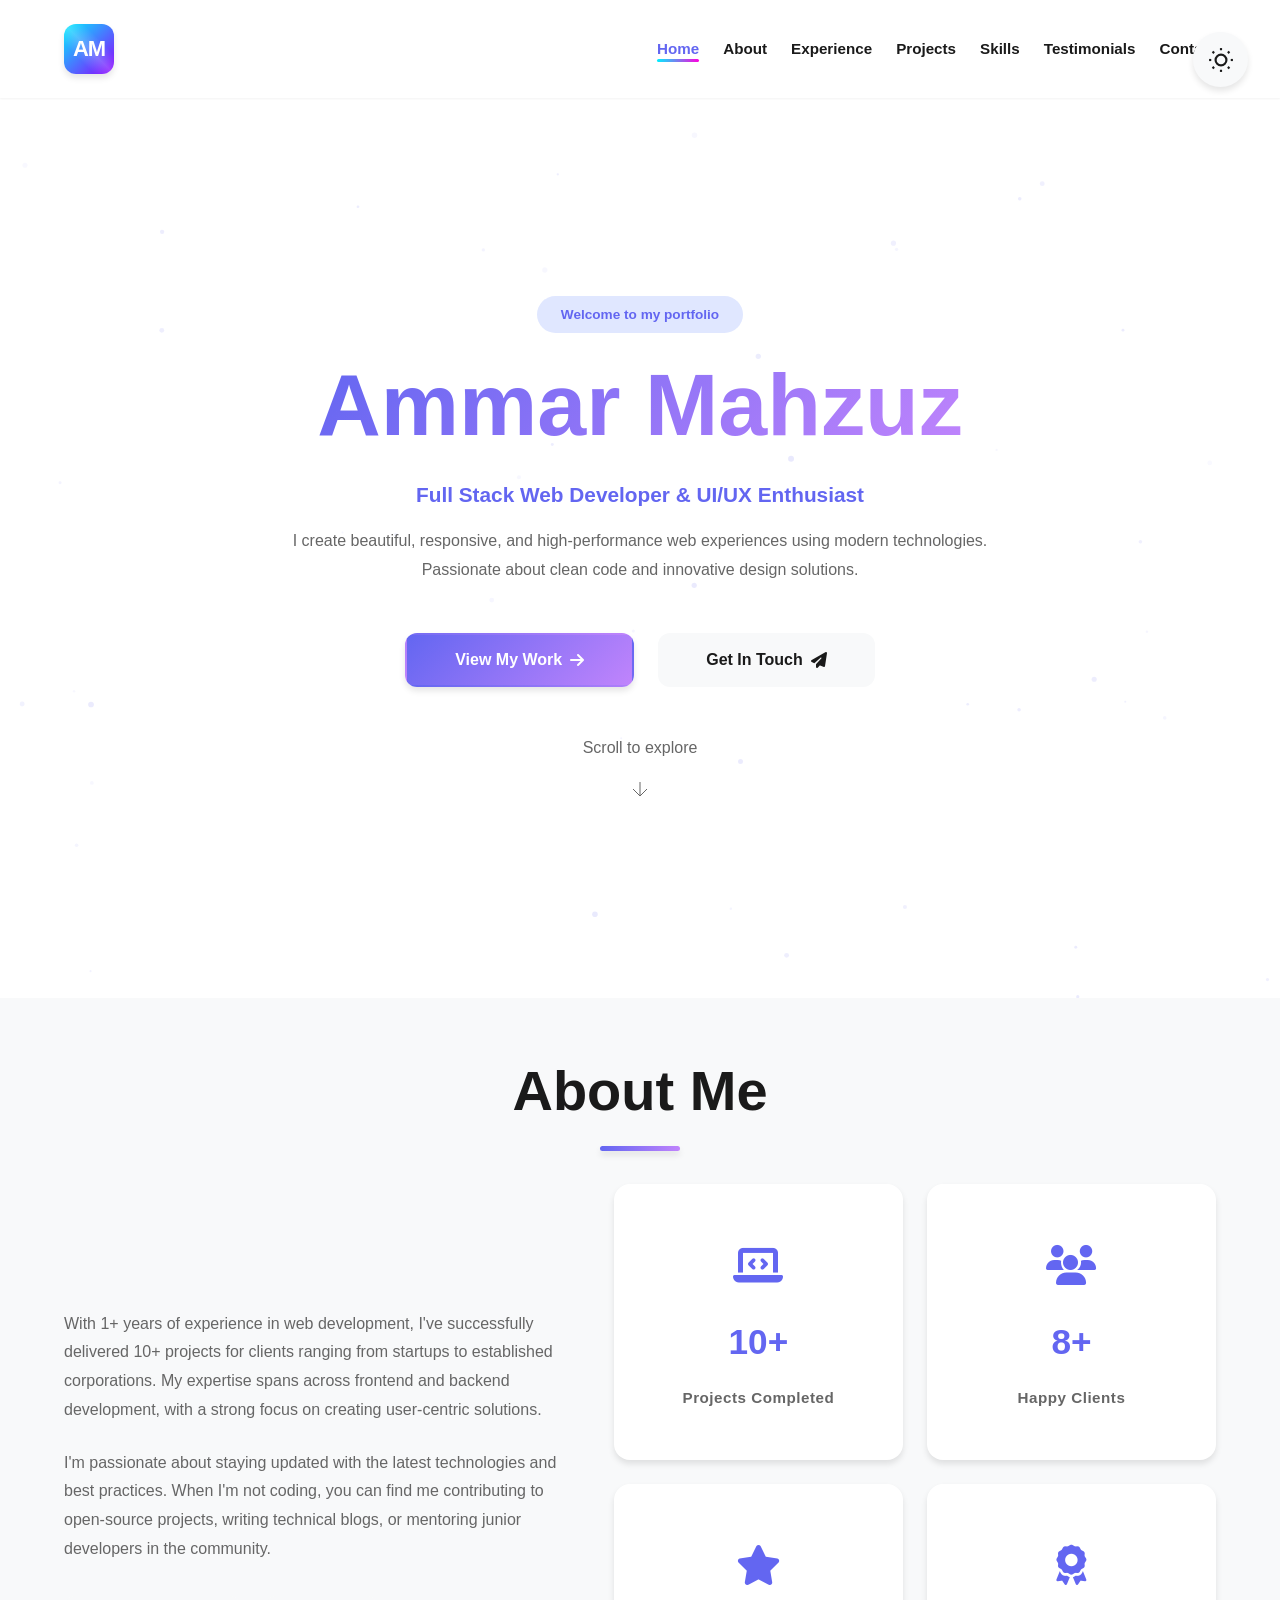
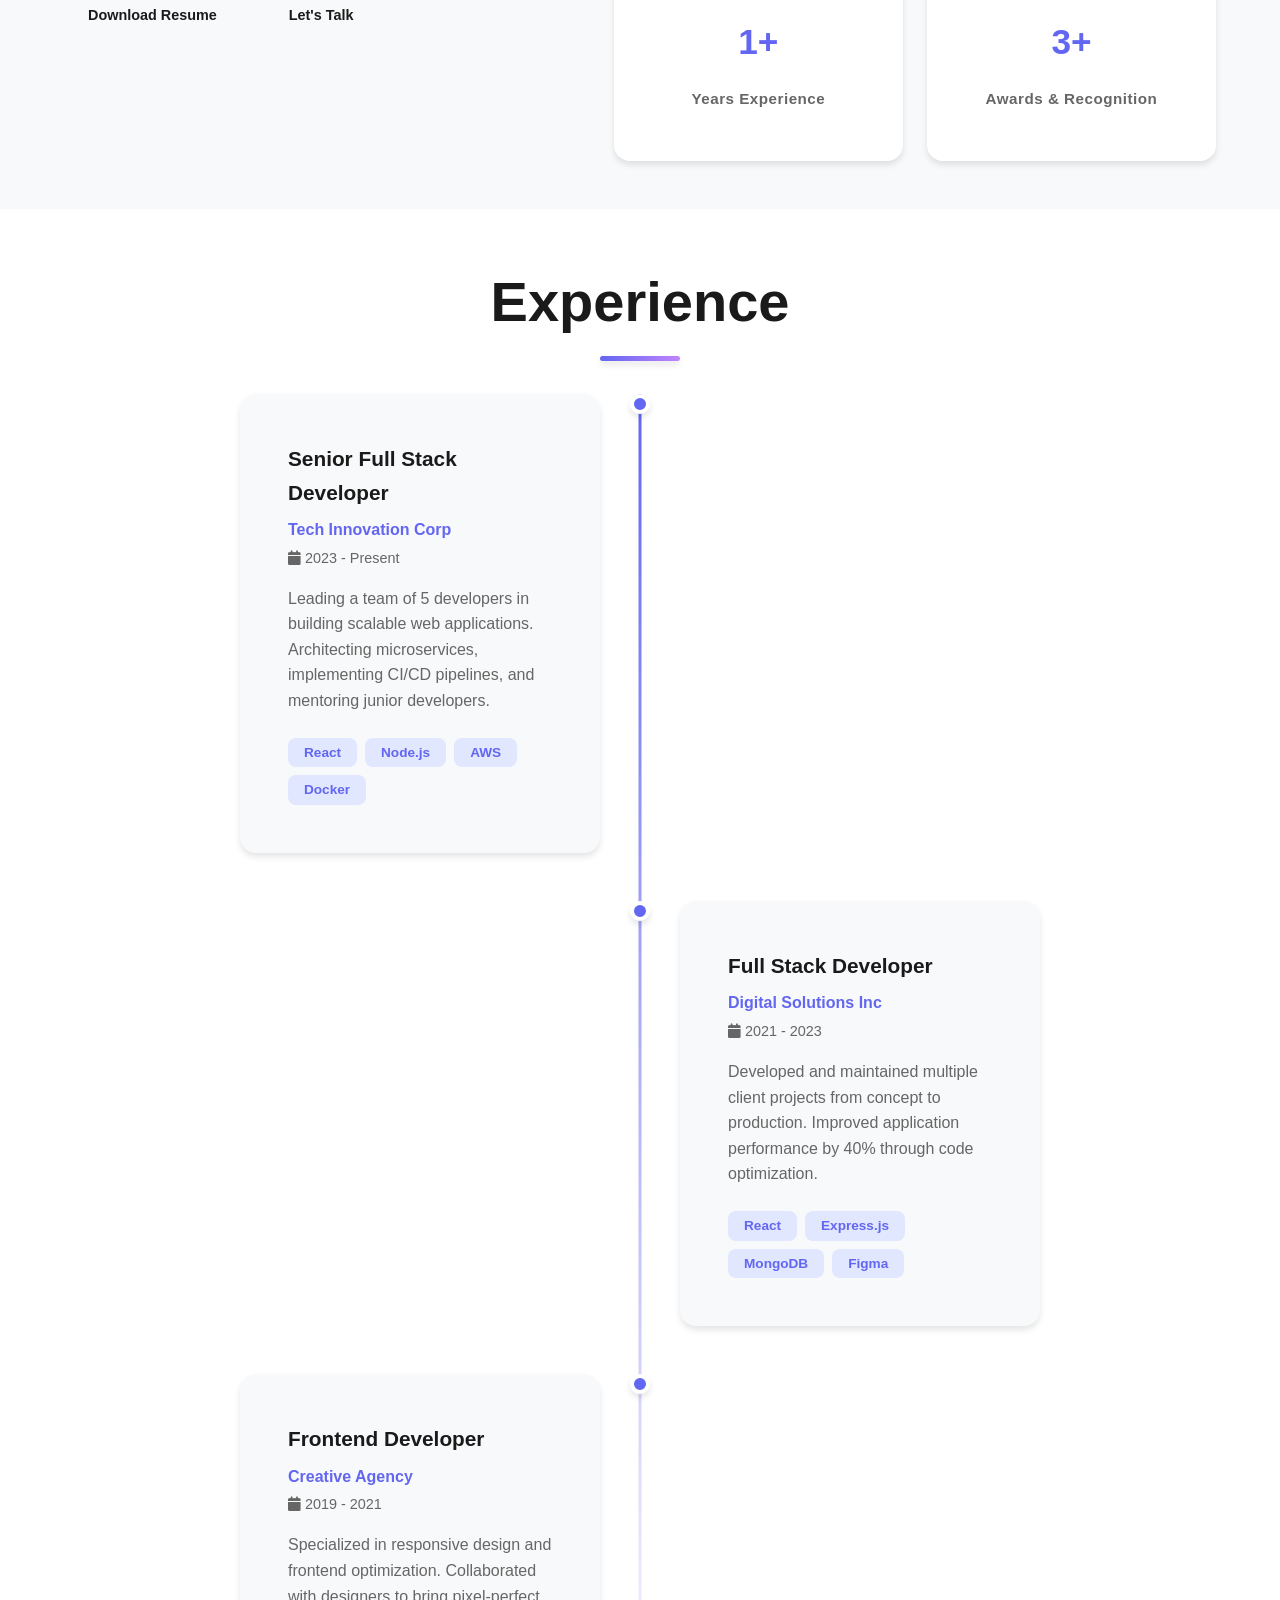
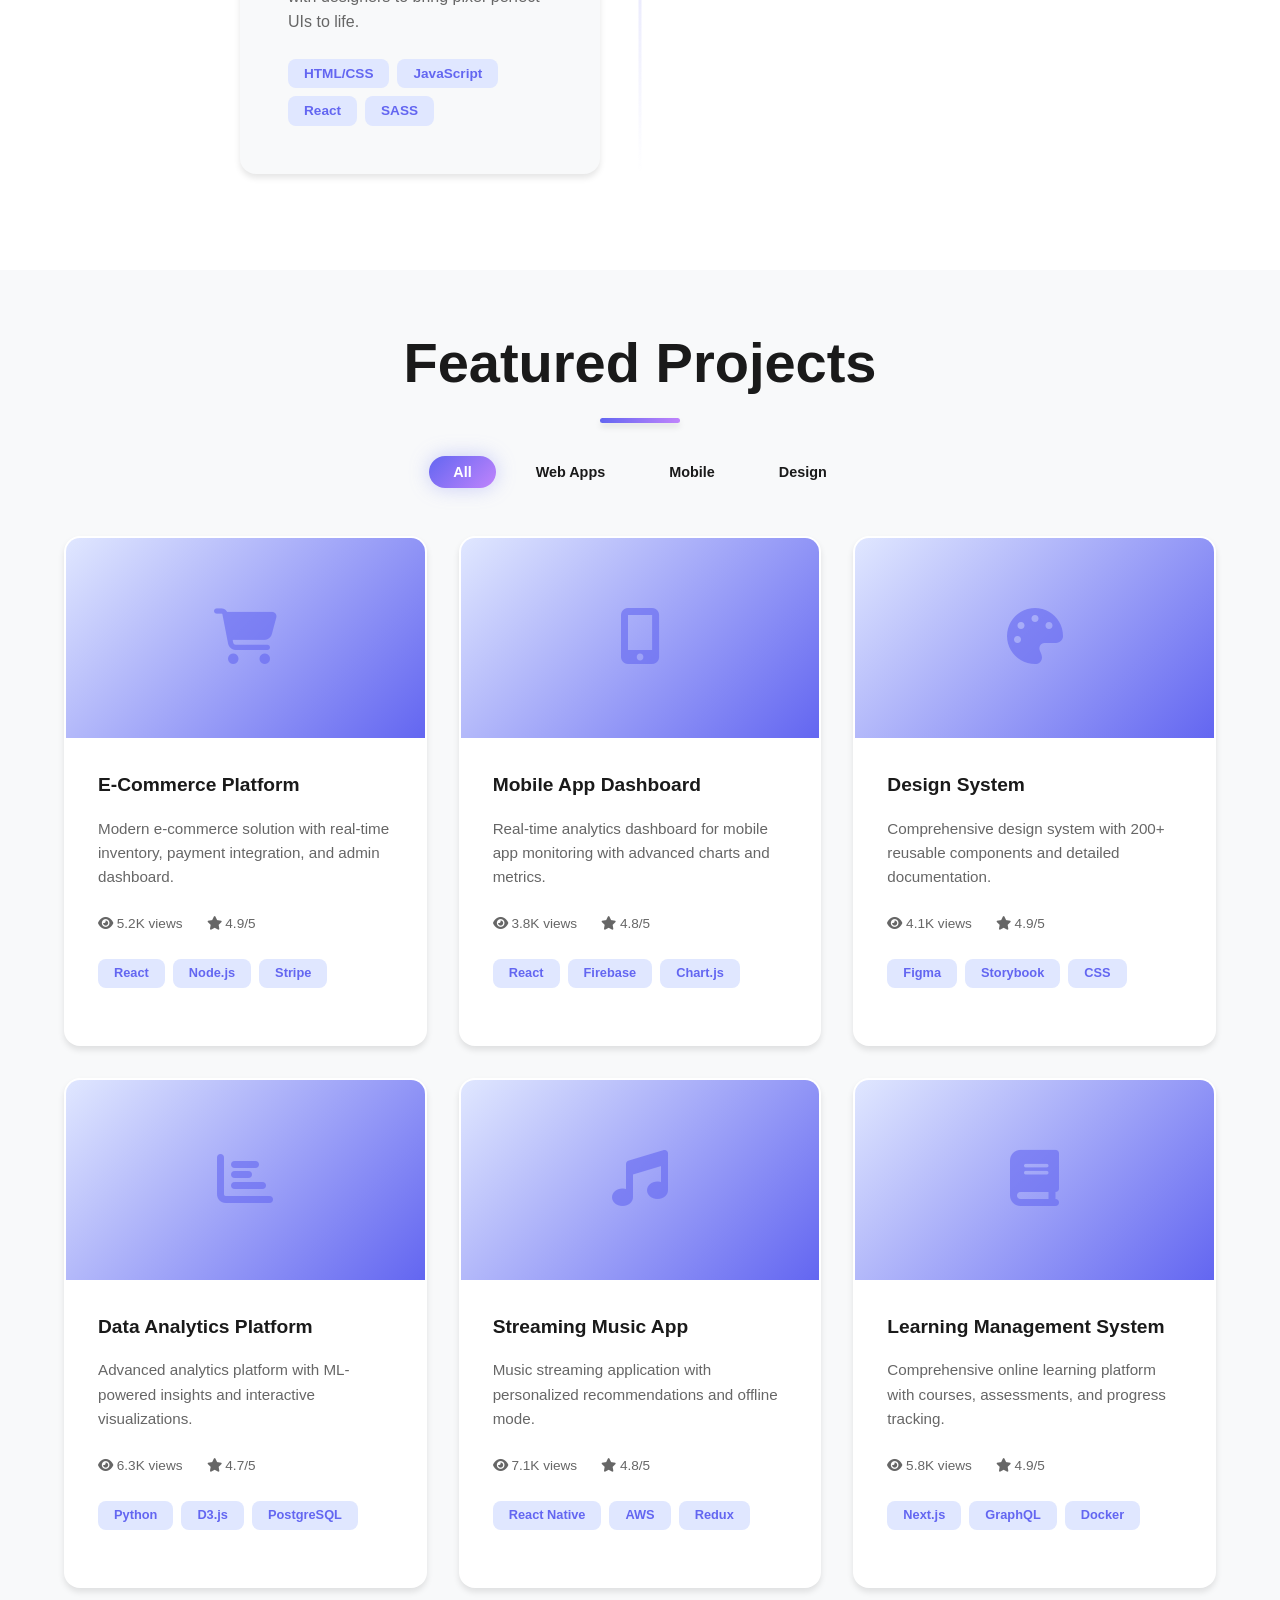
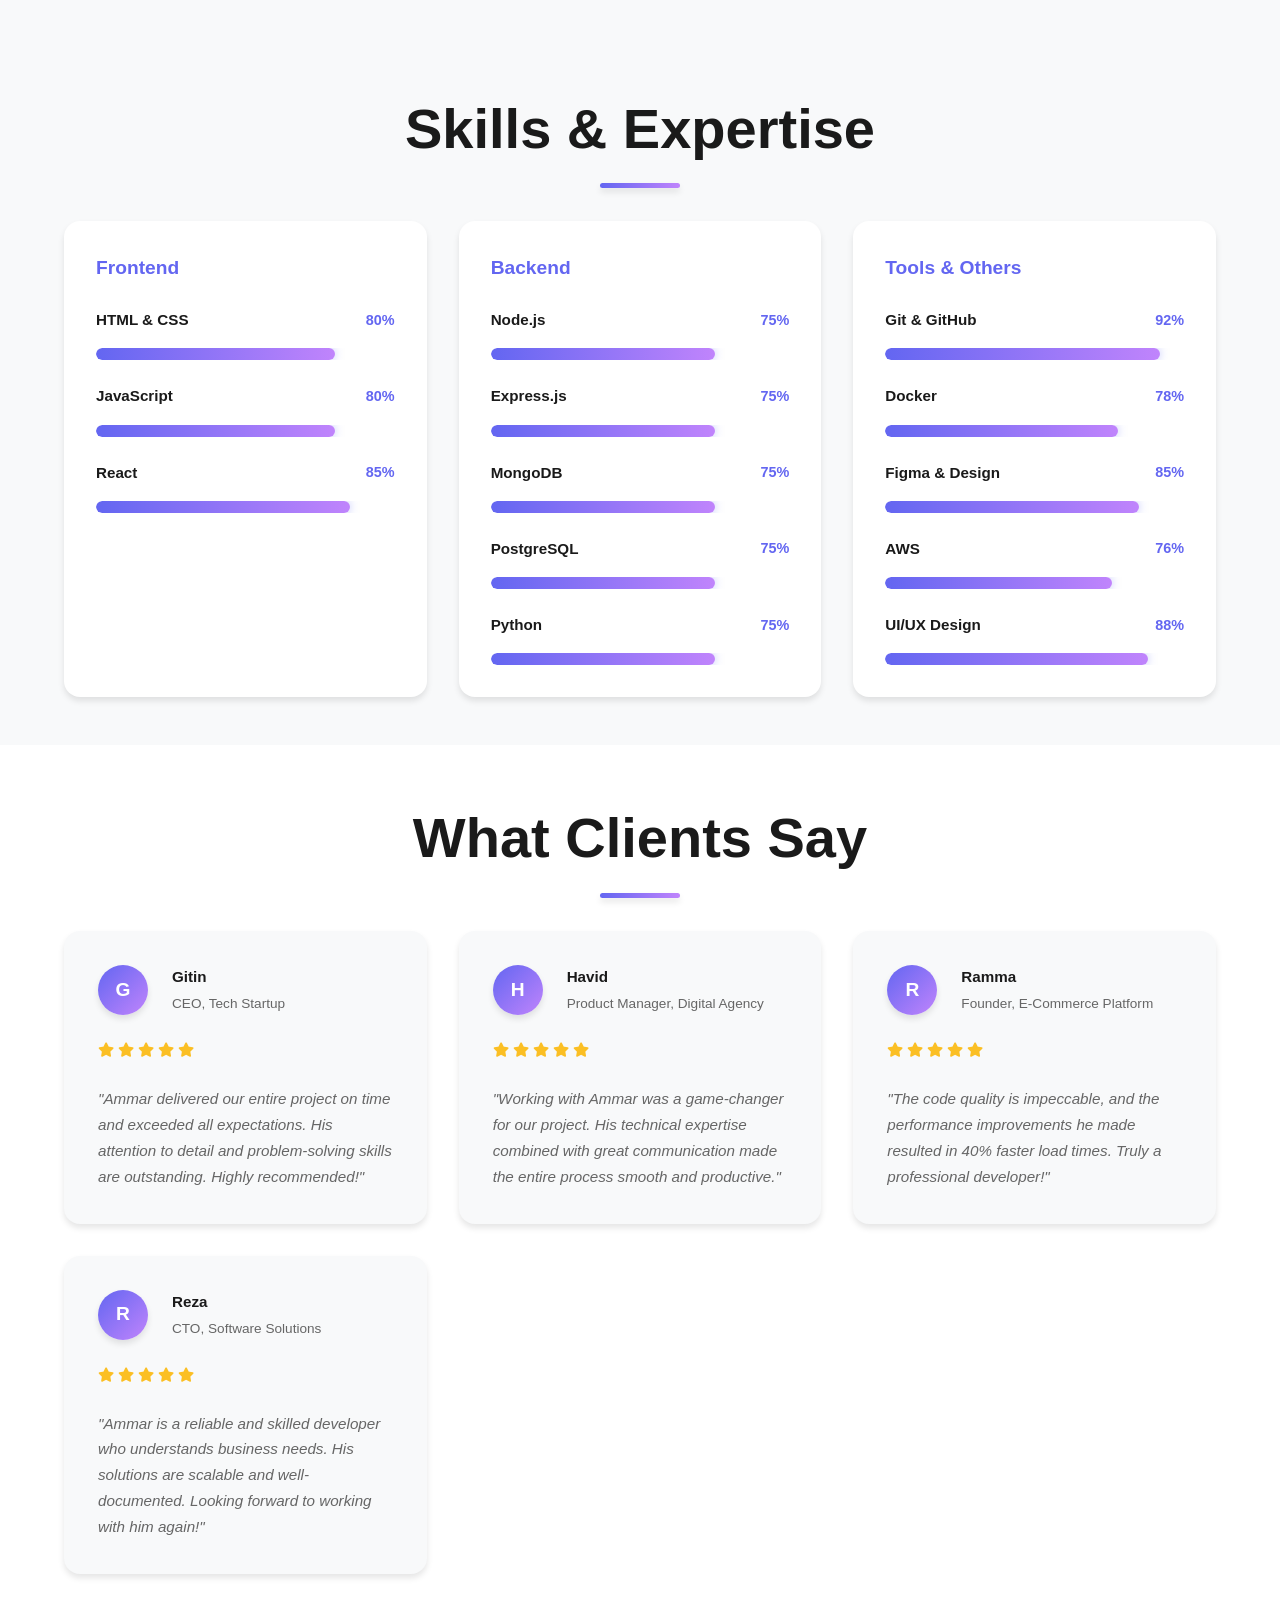
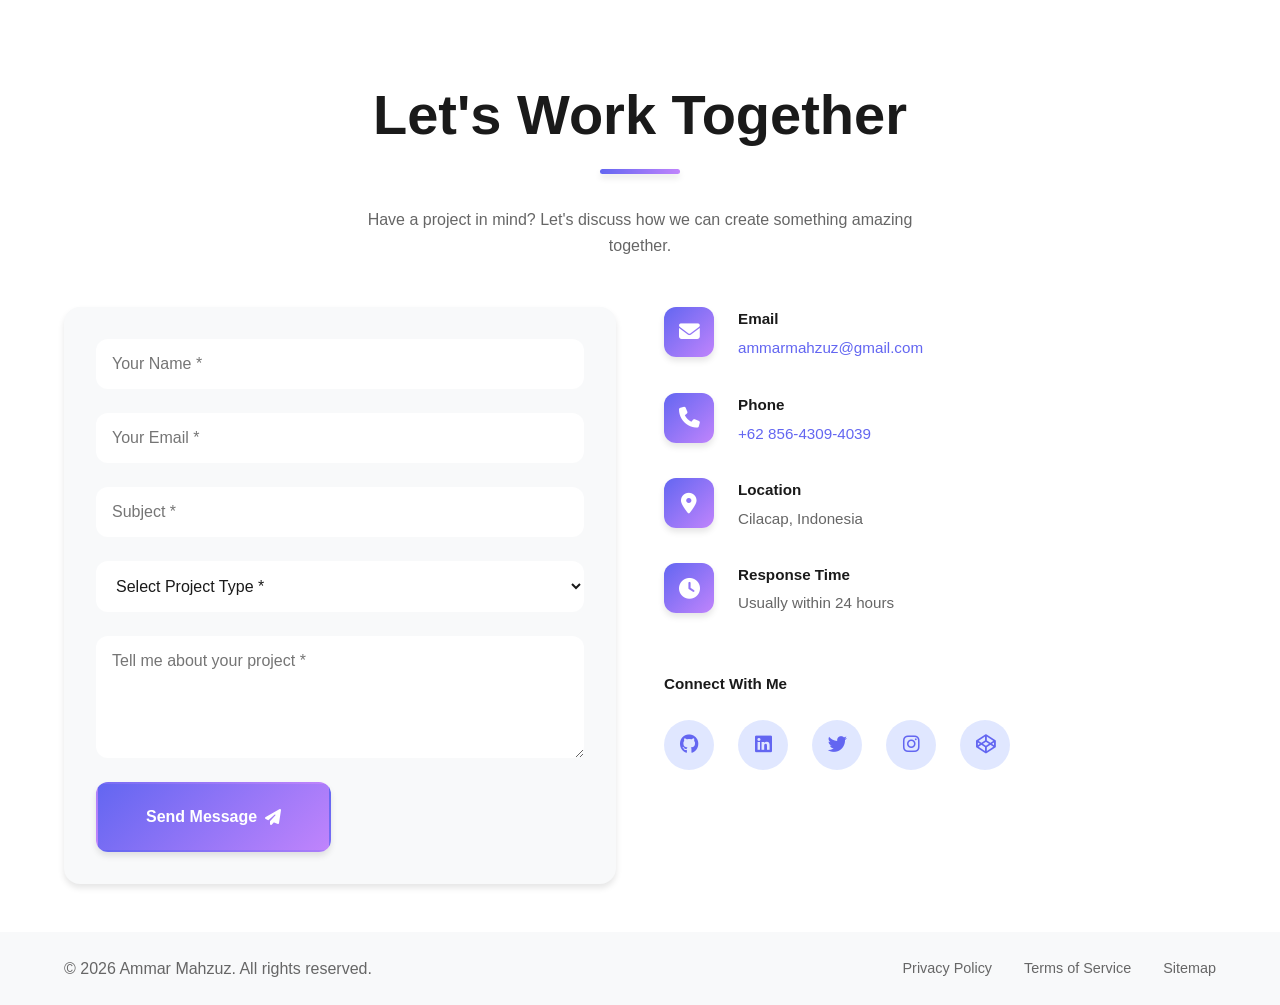
<file: index.html>
<!DOCTYPE html>
<html lang="id">
<head>
    <meta charset="UTF-8">
    <meta name="viewport" content="width=device-width, initial-scale=1.0">
    <title>Ammar Mahzuz - Full Stack Web Developer Portfolio</title>
    <link rel="stylesheet" href="styles.css">
    <!-- Font Awesome untuk Icons -->
    <link rel="stylesheet" href="https://cdnjs.cloudflare.com/ajax/libs/font-awesome/6.4.0/css/all.min.css">
    <link rel="icon" type="image/svg+xml" href="data:image/svg+xml,<svg xmlns='http://www.w3.org/2000/svg' viewBox='0 0 24 24' fill='%236366f1'><circle cx='12' cy='12' r='10'/></svg>">
    <style>
        /* Quick loading screen hide */
        .loading-screen {
            display: none !important;
        }
    </style>
</head>
<body>
    <!-- Theme Toggle -->
    <button class="theme-toggle" id="themeToggle" aria-label="Toggle dark mode" title="Toggle Dark/Light Mode">
        <svg class="sun-icon" viewBox="0 0 24 24" fill="none" stroke="currentColor" stroke-width="2">
            <circle cx="12" cy="12" r="5"></circle>
            <line x1="12" y1="1" x2="12" y2="3"></line>
            <line x1="12" y1="21" x2="12" y2="23"></line>
            <line x1="4.22" y1="4.22" x2="5.64" y2="5.64"></line>
            <line x1="18.36" y1="18.36" x2="19.78" y2="19.78"></line>
            <line x1="1" y1="12" x2="3" y2="12"></line>
            <line x1="21" y1="12" x2="23" y2="12"></line>
            <line x1="4.22" y1="19.78" x2="5.64" y2="18.36"></line>
            <line x1="18.36" y1="5.64" x2="19.78" y2="4.22"></line>
        </svg>
        <svg class="moon-icon" viewBox="0 0 24 24" fill="none" stroke="currentColor" stroke-width="2">
            <path d="M21 12.79A9 9 0 1 1 11.21 3 7 7 0 0 0 21 12.79z"></path>
        </svg>
    </button>

    <!-- Navigation -->
    <nav class="navbar" id="navbar">
        <div class="nav-container">
            <div class="logo">
                <span class="logo-text">AM</span>
            </div>
            <ul class="nav-menu" id="navMenu">
                <li><a href="#home" class="nav-link">Home</a></li>
                <li><a href="#about" class="nav-link">About</a></li>
                <li><a href="#experience" class="nav-link">Experience</a></li>
                <li><a href="#projects" class="nav-link">Projects</a></li>
                <li><a href="#skills" class="nav-link">Skills</a></li>
                <li><a href="#testimonials" class="nav-link">Testimonials</a></li>
                <li><a href="#contact" class="nav-link">Contact</a></li>
            </ul>
            <button class="hamburger" id="hamburger">
                <span></span>
                <span></span>
                <span></span>
            </button>
        </div>
    </nav>

    <!-- Hero Section with Canvas Background -->
    <section id="home" class="hero">
        <canvas id="heroCanvas" class="hero-canvas"></canvas>
        <div class="hero-content">
            <div class="hero-badge">
                <span>Welcome to my portfolio</span>
            </div>
            <h1 class="hero-title">
                <span class="text-gradient">Ammar Mahzuz</span>
            </h1>
            <p class="hero-subtitle">Full Stack Web Developer & UI/UX Enthusiast</p>
            <p class="hero-description">
                I create beautiful, responsive, and high-performance web experiences using modern technologies. 
                Passionate about clean code and innovative design solutions.
            </p>
            <div class="hero-buttons">
                <button class="btn btn-primary" onclick="document.getElementById('projects').scrollIntoView({behavior: 'smooth'})">
                    View My Work <i class="fas fa-arrow-right"></i>
                </button>
                <button class="btn btn-secondary" onclick="document.getElementById('contact').scrollIntoView({behavior: 'smooth'})">
                    Get In Touch <i class="fas fa-paper-plane"></i>
                </button>
            </div>
            <div class="scroll-indicator">
                <span>Scroll to explore</span>
                <svg class="scroll-icon" viewBox="0 0 24 24" fill="none" stroke="currentColor">
                    <path d="M12 5v14M5 12l7 7 7-7"></path>
                </svg>
            </div>
        </div>
    </section>

    <!-- About Section -->
    <section id="about" class="about">
        <div class="container">
            <h2 class="section-title">About Me</h2>
            <div class="about-content">
                <div class="about-text">
                    <p>
                        With 1+ years of experience in web development, I've successfully delivered 10+ projects 
                        for clients ranging from startups to established corporations. My expertise spans across 
                        frontend and backend development, with a strong focus on creating user-centric solutions.
                    </p>
                    <p>
                        I'm passionate about staying updated with the latest technologies and best practices. 
                        When I'm not coding, you can find me contributing to open-source projects, writing technical blogs, 
                        or mentoring junior developers in the community.
                    </p>
                    <div class="about-cta">
                        <a href="#" class="btn btn-secondary btn-small">Download Resume</a>
                        <a href="#contact" class="btn btn-secondary btn-small">Let's Talk</a>
                    </div>
                </div>
                <div class="about-stats">
                    <div class="stat-card stat-animated">
                        <div class="stat-icon">
                            <i class="fas fa-laptop-code"></i>
                        </div>
                        <h3>10+</h3>
                        <p>Projects Completed</p>
                    </div>
                    <div class="stat-card stat-animated">
                        <div class="stat-icon">
                            <i class="fas fa-users"></i>
                        </div>
                        <h3>8+</h3>
                        <p>Happy Clients</p>
                    </div>
                    <div class="stat-card stat-animated">
                        <div class="stat-icon">
                            <i class="fas fa-star"></i>
                        </div>
                        <h3>1+</h3>
                        <p>Years Experience</p>
                    </div>
                    <div class="stat-card stat-animated">
                        <div class="stat-icon">
                            <i class="fas fa-award"></i>
                        </div>
                        <h3>3+</h3>
                        <p>Awards & Recognition</p>
                    </div>
                </div>
            </div>
        </div>
    </section>

    <!-- Experience Section -->
    <section id="experience" class="experience">
        <div class="container">
            <h2 class="section-title">Experience</h2>
            <div class="experience-timeline">
                <div class="timeline-item">
                    <div class="timeline-dot"></div>
                    <div class="timeline-content">
                        <h3>Senior Full Stack Developer</h3>
                        <p class="company">Tech Innovation Corp</p>
                        <p class="duration"><i class="fas fa-calendar"></i> 2023 - Present</p>
                        <p class="description">
                            Leading a team of 5 developers in building scalable web applications. 
                            Architecting microservices, implementing CI/CD pipelines, and mentoring junior developers.
                        </p>
                        <div class="tech-stack">
                            <span>React</span>
                            <span>Node.js</span>
                            <span>AWS</span>
                            <span>Docker</span>
                        </div>
                    </div>
                </div>
                <div class="timeline-item">
                    <div class="timeline-dot"></div>
                    <div class="timeline-content">
                        <h3>Full Stack Developer</h3>
                        <p class="company">Digital Solutions Inc</p>
                        <p class="duration"><i class="fas fa-calendar"></i> 2021 - 2023</p>
                        <p class="description">
                            Developed and maintained multiple client projects from concept to production. 
                            Improved application performance by 40% through code optimization.
                        </p>
                        <div class="tech-stack">
                            <span>React</span>
                            <span>Express.js</span>
                            <span>MongoDB</span>
                            <span>Figma</span>
                        </div>
                    </div>
                </div>
                <div class="timeline-item">
                    <div class="timeline-dot"></div>
                    <div class="timeline-content">
                        <h3>Frontend Developer</h3>
                        <p class="company">Creative Agency</p>
                        <p class="duration"><i class="fas fa-calendar"></i> 2019 - 2021</p>
                        <p class="description">
                            Specialized in responsive design and frontend optimization. 
                            Collaborated with designers to bring pixel-perfect UIs to life.
                        </p>
                        <div class="tech-stack">
                            <span>HTML/CSS</span>
                            <span>JavaScript</span>
                            <span>React</span>
                            <span>SASS</span>
                        </div>
                    </div>
                </div>
            </div>
        </div>
    </section>

    <!-- Projects Section -->
    <section id="projects" class="projects">
        <div class="container">
            <h2 class="section-title">Featured Projects</h2>
            <div class="projects-filter">
                <button class="filter-btn active" data-filter="all">All</button>
                <button class="filter-btn" data-filter="web">Web Apps</button>
                <button class="filter-btn" data-filter="mobile">Mobile</button>
                <button class="filter-btn" data-filter="design">Design</button>
            </div>
            <div class="projects-grid" id="projectsGrid">
                <!-- Project Card 1 -->
                <div class="project-card" data-category="web">
                    <div class="project-image">
                        <div class="image-placeholder">
                            <i class="fas fa-shopping-cart"></i>
                        </div>
                        <div class="project-overlay">
                            <a href="#" class="project-view-btn">View Project</a>
                        </div>
                    </div>
                    <div class="project-content">
                        <h3>E-Commerce Platform</h3>
                        <p>Modern e-commerce solution with real-time inventory, payment integration, and admin dashboard.</p>
                        <div class="project-stats">
                            <span><i class="fas fa-eye"></i> 5.2K views</span>
                            <span><i class="fas fa-star"></i> 4.9/5</span>
                        </div>
                        <div class="project-tags">
                            <span class="tag">React</span>
                            <span class="tag">Node.js</span>
                            <span class="tag">Stripe</span>
                        </div>
                    </div>
                </div>

                <!-- Project Card 2 -->
                <div class="project-card" data-category="mobile">
                    <div class="project-image">
                        <div class="image-placeholder">
                            <i class="fas fa-mobile-alt"></i>
                        </div>
                        <div class="project-overlay">
                            <a href="#" class="project-view-btn">View Project</a>
                        </div>
                    </div>
                    <div class="project-content">
                        <h3>Mobile App Dashboard</h3>
                        <p>Real-time analytics dashboard for mobile app monitoring with advanced charts and metrics.</p>
                        <div class="project-stats">
                            <span><i class="fas fa-eye"></i> 3.8K views</span>
                            <span><i class="fas fa-star"></i> 4.8/5</span>
                        </div>
                        <div class="project-tags">
                            <span class="tag">React</span>
                            <span class="tag">Firebase</span>
                            <span class="tag">Chart.js</span>
                        </div>
                    </div>
                </div>

                <!-- Project Card 3 -->
                <div class="project-card" data-category="design">
                    <div class="project-image">
                        <div class="image-placeholder">
                            <i class="fas fa-palette"></i>
                        </div>
                        <div class="project-overlay">
                            <a href="#" class="project-view-btn">View Project</a>
                        </div>
                    </div>
                    <div class="project-content">
                        <h3>Design System</h3>
                        <p>Comprehensive design system with 200+ reusable components and detailed documentation.</p>
                        <div class="project-stats">
                            <span><i class="fas fa-eye"></i> 4.1K views</span>
                            <span><i class="fas fa-star"></i> 4.9/5</span>
                        </div>
                        <div class="project-tags">
                            <span class="tag">Figma</span>
                            <span class="tag">Storybook</span>
                            <span class="tag">CSS</span>
                        </div>
                    </div>
                </div>

                <!-- Project Card 4 -->
                <div class="project-card" data-category="web">
                    <div class="project-image">
                        <div class="image-placeholder">
                            <i class="fas fa-chart-bar"></i>
                        </div>
                        <div class="project-overlay">
                            <a href="#" class="project-view-btn">View Project</a>
                        </div>
                    </div>
                    <div class="project-content">
                        <h3>Data Analytics Platform</h3>
                        <p>Advanced analytics platform with ML-powered insights and interactive visualizations.</p>
                        <div class="project-stats">
                            <span><i class="fas fa-eye"></i> 6.3K views</span>
                            <span><i class="fas fa-star"></i> 4.7/5</span>
                        </div>
                        <div class="project-tags">
                            <span class="tag">Python</span>
                            <span class="tag">D3.js</span>
                            <span class="tag">PostgreSQL</span>
                        </div>
                    </div>
                </div>

                <!-- Project Card 5 -->
                <div class="project-card" data-category="mobile">
                    <div class="project-image">
                        <div class="image-placeholder">
                            <i class="fas fa-music"></i>
                        </div>
                        <div class="project-overlay">
                            <a href="#" class="project-view-btn">View Project</a>
                        </div>
                    </div>
                    <div class="project-content">
                        <h3>Streaming Music App</h3>
                        <p>Music streaming application with personalized recommendations and offline mode.</p>
                        <div class="project-stats">
                            <span><i class="fas fa-eye"></i> 7.1K views</span>
                            <span><i class="fas fa-star"></i> 4.8/5</span>
                        </div>
                        <div class="project-tags">
                            <span class="tag">React Native</span>
                            <span class="tag">AWS</span>
                            <span class="tag">Redux</span>
                        </div>
                    </div>
                </div>

                <!-- Project Card 6 -->
                <div class="project-card" data-category="design">
                    <div class="project-image">
                        <div class="image-placeholder">
                            <i class="fas fa-book"></i>
                        </div>
                        <div class="project-overlay">
                            <a href="#" class="project-view-btn">View Project</a>
                        </div>
                    </div>
                    <div class="project-content">
                        <h3>Learning Management System</h3>
                        <p>Comprehensive online learning platform with courses, assessments, and progress tracking.</p>
                        <div class="project-stats">
                            <span><i class="fas fa-eye"></i> 5.8K views</span>
                            <span><i class="fas fa-star"></i> 4.9/5</span>
                        </div>
                        <div class="project-tags">
                            <span class="tag">Next.js</span>
                            <span class="tag">GraphQL</span>
                            <span class="tag">Docker</span>
                        </div>
                    </div>
                </div>
            </div>
        </div>
    </section>

    <!-- Skills Section -->
    <section id="skills" class="skills">
        <div class="container">
            <h2 class="section-title">Skills & Expertise</h2>
            <div class="skills-container">
                <div class="skills-column">
                    <h3 class="skill-category-title">Frontend</h3>
                    <div class="skill-list">
                        <div class="skill-item">
                            <div class="skill-header">
                                <span class="skill-name">HTML & CSS</span>
                                <span class="skill-percent">80%</span>
                            </div>
                            <div class="skill-bar">
                                <div class="skill-progress" style="width: 80%;"></div>
                            </div>
                        </div>
                        <div class="skill-item">
                            <div class="skill-header">
                                <span class="skill-name">JavaScript</span>
                                <span class="skill-percent">80%</span>
                            </div>
                            <div class="skill-bar">
                                <div class="skill-progress" style="width: 80%;"></div>
                            </div>
                        </div>
                        <div class="skill-item">
                            <div class="skill-header">
                                <span class="skill-name">React</span>
                                <span class="skill-percent">85%</span>
                            </div>
                            <div class="skill-bar">
                                <div class="skill-progress" style="width: 85%;"></div>
                            </div>
                        </div>
                    </div>
                </div>

                <div class="skills-column">
                    <h3 class="skill-category-title">Backend</h3>
                    <div class="skill-list">
                        <div class="skill-item">
                            <div class="skill-header">
                                <span class="skill-name">Node.js</span>
                                <span class="skill-percent">75%</span>
                            </div>
                            <div class="skill-bar">
                                <div class="skill-progress" style="width: 75%;"></div>
                            </div>
                        </div>
                        <div class="skill-item">
                            <div class="skill-header">
                                <span class="skill-name">Express.js</span>
                                <span class="skill-percent">75%</span>
                            </div>
                            <div class="skill-bar">
                                <div class="skill-progress" style="width: 75%;"></div>
                            </div>
                        </div>
                        <div class="skill-item">
                            <div class="skill-header">
                                <span class="skill-name">MongoDB</span>
                                <span class="skill-percent">75%</span>
                            </div>
                            <div class="skill-bar">
                                <div class="skill-progress" style="width: 75%;"></div>
                            </div>
                        </div>
                        <div class="skill-item">
                            <div class="skill-header">
                                <span class="skill-name">PostgreSQL</span>
                                <span class="skill-percent">75%</span>
                            </div>
                            <div class="skill-bar">
                                <div class="skill-progress" style="width: 75%;"></div>
                            </div>
                        </div>
                        <div class="skill-item">
                            <div class="skill-header">
                                <span class="skill-name">Python</span>
                                <span class="skill-percent">75%</span>
                            </div>
                            <div class="skill-bar">
                                <div class="skill-progress" style="width: 75%;"></div>
                            </div>
                        </div>
                    </div>
                </div>

                <div class="skills-column">
                    <h3 class="skill-category-title">Tools & Others</h3>
                    <div class="skill-list">
                        <div class="skill-item">
                            <div class="skill-header">
                                <span class="skill-name">Git & GitHub</span>
                                <span class="skill-percent">92%</span>
                            </div>
                            <div class="skill-bar">
                                <div class="skill-progress" style="width: 92%;"></div>
                            </div>
                        </div>
                        <div class="skill-item">
                            <div class="skill-header">
                                <span class="skill-name">Docker</span>
                                <span class="skill-percent">78%</span>
                            </div>
                            <div class="skill-bar">
                                <div class="skill-progress" style="width: 78%;"></div>
                            </div>
                        </div>
                        <div class="skill-item">
                            <div class="skill-header">
                                <span class="skill-name">Figma & Design</span>
                                <span class="skill-percent">85%</span>
                            </div>
                            <div class="skill-bar">
                                <div class="skill-progress" style="width: 85%;"></div>
                            </div>
                        </div>
                        <div class="skill-item">
                            <div class="skill-header">
                                <span class="skill-name">AWS</span>
                                <span class="skill-percent">76%</span>
                            </div>
                            <div class="skill-bar">
                                <div class="skill-progress" style="width: 76%;"></div>
                            </div>
                        </div>
                        <div class="skill-item">
                            <div class="skill-header">
                                <span class="skill-name">UI/UX Design</span>
                                <span class="skill-percent">88%</span>
                            </div>
                            <div class="skill-bar">
                                <div class="skill-progress" style="width: 88%;"></div>
                            </div>
                        </div>
                    </div>
                </div>
            </div>
        </div>
    </section>

    <!-- Testimonials Section -->
    <section id="testimonials" class="testimonials">
        <div class="container">
            <h2 class="section-title">What Clients Say</h2>
            <div class="testimonials-grid">
                <div class="testimonial-card">
                    <div class="testimonial-header">
                        <div class="client-avatar">G</div>
                        <div class="client-info">
                            <h4>Gitin</h4>
                            <p>CEO, Tech Startup</p>
                        </div>
                    </div>
                    <div class="star-rating">
                        <i class="fas fa-star"></i>
                        <i class="fas fa-star"></i>
                        <i class="fas fa-star"></i>
                        <i class="fas fa-star"></i>
                        <i class="fas fa-star"></i>
                    </div>
                    <p class="testimonial-text">
                        "Ammar delivered our entire project on time and exceeded all expectations. 
                        His attention to detail and problem-solving skills are outstanding. Highly recommended!"
                    </p>
                </div>

                <div class="testimonial-card">
                    <div class="testimonial-header">
                        <div class="client-avatar">H</div>
                        <div class="client-info">
                            <h4>Havid</h4>
                            <p>Product Manager, Digital Agency</p>
                        </div>
                    </div>
                    <div class="star-rating">
                        <i class="fas fa-star"></i>
                        <i class="fas fa-star"></i>
                        <i class="fas fa-star"></i>
                        <i class="fas fa-star"></i>
                        <i class="fas fa-star"></i>
                    </div>
                    <p class="testimonial-text">
                        "Working with Ammar was a game-changer for our project. His technical expertise 
                        combined with great communication made the entire process smooth and productive."
                    </p>
                </div>

                <div class="testimonial-card">
                    <div class="testimonial-header">
                        <div class="client-avatar">R</div>
                        <div class="client-info">
                            <h4>Ramma</h4>
                            <p>Founder, E-Commerce Platform</p>
                        </div>
                    </div>
                    <div class="star-rating">
                        <i class="fas fa-star"></i>
                        <i class="fas fa-star"></i>
                        <i class="fas fa-star"></i>
                        <i class="fas fa-star"></i>
                        <i class="fas fa-star"></i>
                    </div>
                    <p class="testimonial-text">
                        "The code quality is impeccable, and the performance improvements he made 
                        resulted in 40% faster load times. Truly a professional developer!"
                    </p>
                </div>

                <div class="testimonial-card">
                    <div class="testimonial-header">
                        <div class="client-avatar">R</div>
                        <div class="client-info">
                            <h4>Reza</h4>
                            <p>CTO, Software Solutions</p>
                        </div>
                    </div>
                    <div class="star-rating">
                        <i class="fas fa-star"></i>
                        <i class="fas fa-star"></i>
                        <i class="fas fa-star"></i>
                        <i class="fas fa-star"></i>
                        <i class="fas fa-star"></i>
                    </div>
                    <p class="testimonial-text">
                        "Ammar is a reliable and skilled developer who understands business needs. 
                        His solutions are scalable and well-documented. Looking forward to working with him again!"
                    </p>
                </div>
            </div>
        </div>
    </section>

    <!-- Contact Section -->
    <section id="contact" class="contact">
        <div class="container">
            <h2 class="section-title">Let's Work Together</h2>
            <p class="contact-subtitle">Have a project in mind? Let's discuss how we can create something amazing together.</p>
            
            <div class="contact-content">
                <form class="contact-form" id="contactForm">
                    <div class="form-group">
                        <input type="text" placeholder="Your Name *" id="name" required>
                        <span class="form-error" id="nameError"></span>
                    </div>
                    <div class="form-group">
                        <input type="email" placeholder="Your Email *" id="email" required>
                        <span class="form-error" id="emailError"></span>
                    </div>
                    <div class="form-group">
                        <input type="text" placeholder="Subject *" id="subject" required>
                        <span class="form-error" id="subjectError"></span>
                    </div>
                    <div class="form-group">
                        <select id="projectType" required>
                            <option value="">Select Project Type *</option>
                            <option value="web">Web Application</option>
                            <option value="mobile">Mobile App</option>
                            <option value="design">Design System</option>
                            <option value="other">Other</option>
                        </select>
                        <span class="form-error" id="projectTypeError"></span>
                    </div>
                    <div class="form-group">
                        <textarea placeholder="Tell me about your project *" id="message" rows="5" required></textarea>
                        <span class="form-error" id="messageError"></span>
                    </div>
                    <button type="submit" class="btn btn-primary btn-large">
                        Send Message <i class="fas fa-paper-plane"></i>
                    </button>
                </form>

                <div class="contact-info">
                    <div class="contact-item">
                        <div class="contact-icon">
                            <i class="fas fa-envelope"></i>
                        </div>
                        <div>
                            <h4>Email</h4>
                            <a href="mailto:ammarmahzuz@gmail.com">ammarmahzuz@gmail.com</a>
                        </div>
                    </div>
                    <div class="contact-item">
                        <div class="contact-icon">
                            <i class="fas fa-phone"></i>
                        </div>
                        <div>
                            <h4>Phone</h4>
                            <a href="tel:+6285643094039">+62 856-4309-4039</a>
                        </div>
                    </div>
                    <div class="contact-item">
                        <div class="contact-icon">
                            <i class="fas fa-map-marker-alt"></i>
                        </div>
                        <div>
                            <h4>Location</h4>
                            <p>Cilacap, Indonesia</p>
                        </div>
                    </div>
                    <div class="contact-item">
                        <div class="contact-icon">
                            <i class="fas fa-clock"></i>
                        </div>
                        <div>
                            <h4>Response Time</h4>
                            <p>Usually within 24 hours</p>
                        </div>
                    </div>
                    <div class="social-section">
                        <h4>Connect With Me</h4>
                        <div class="social-links">
                            <a href="#" class="social-link" aria-label="GitHub" title="GitHub">
                                <i class="fab fa-github"></i>
                            </a>
                            <a href="#" class="social-link" aria-label="LinkedIn" title="LinkedIn">
                                <i class="fab fa-linkedin"></i>
                            </a>
                            <a href="#" class="social-link" aria-label="Twitter" title="Twitter">
                                <i class="fab fa-twitter"></i>
                            </a>
                            <a href="#" class="social-link" aria-label="Instagram" title="Instagram">
                                <i class="fab fa-instagram"></i>
                            </a>
                            <a href="#" class="social-link" aria-label="Codepen" title="Codepen">
                                <i class="fab fa-codepen"></i>
                            </a>
                        </div>
                    </div>
                </div>
            </div>
        </div>
    </section>

    <!-- Footer -->
    <footer class="footer">
        <div class="container">
            <div class="footer-content">
                <p>&copy; 2026 Ammar Mahzuz. All rights reserved.</p>
                <div class="footer-links">
                    <a href="#">Privacy Policy</a>
                    <a href="#">Terms of Service</a>
                    <a href="#">Sitemap</a>
                </div>
            </div>
        </div>
    </footer>

    <!-- Back to Top Button -->
    <button class="back-to-top" id="backToTop" aria-label="Back to top">
        <i class="fas fa-arrow-up"></i>
    </button>

    <script src="script.js"></script>
</body>
</html>
</file>
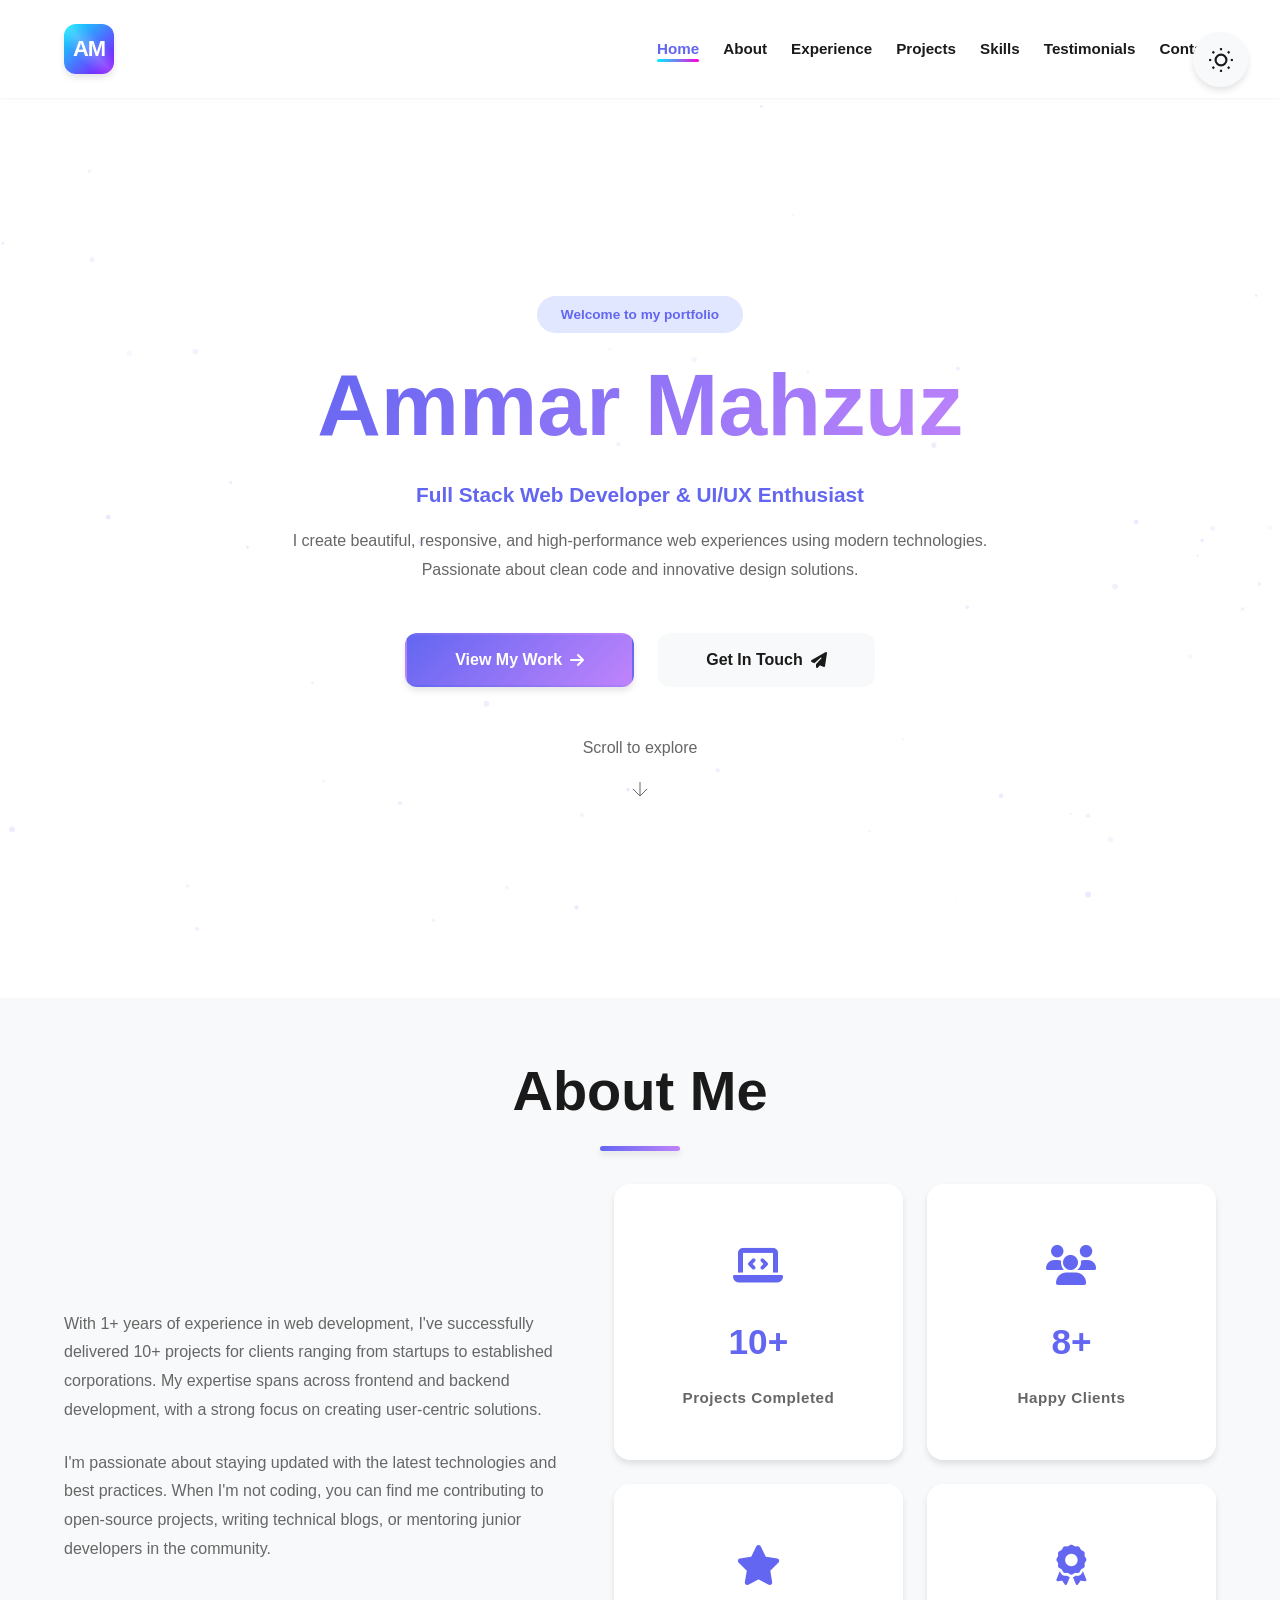
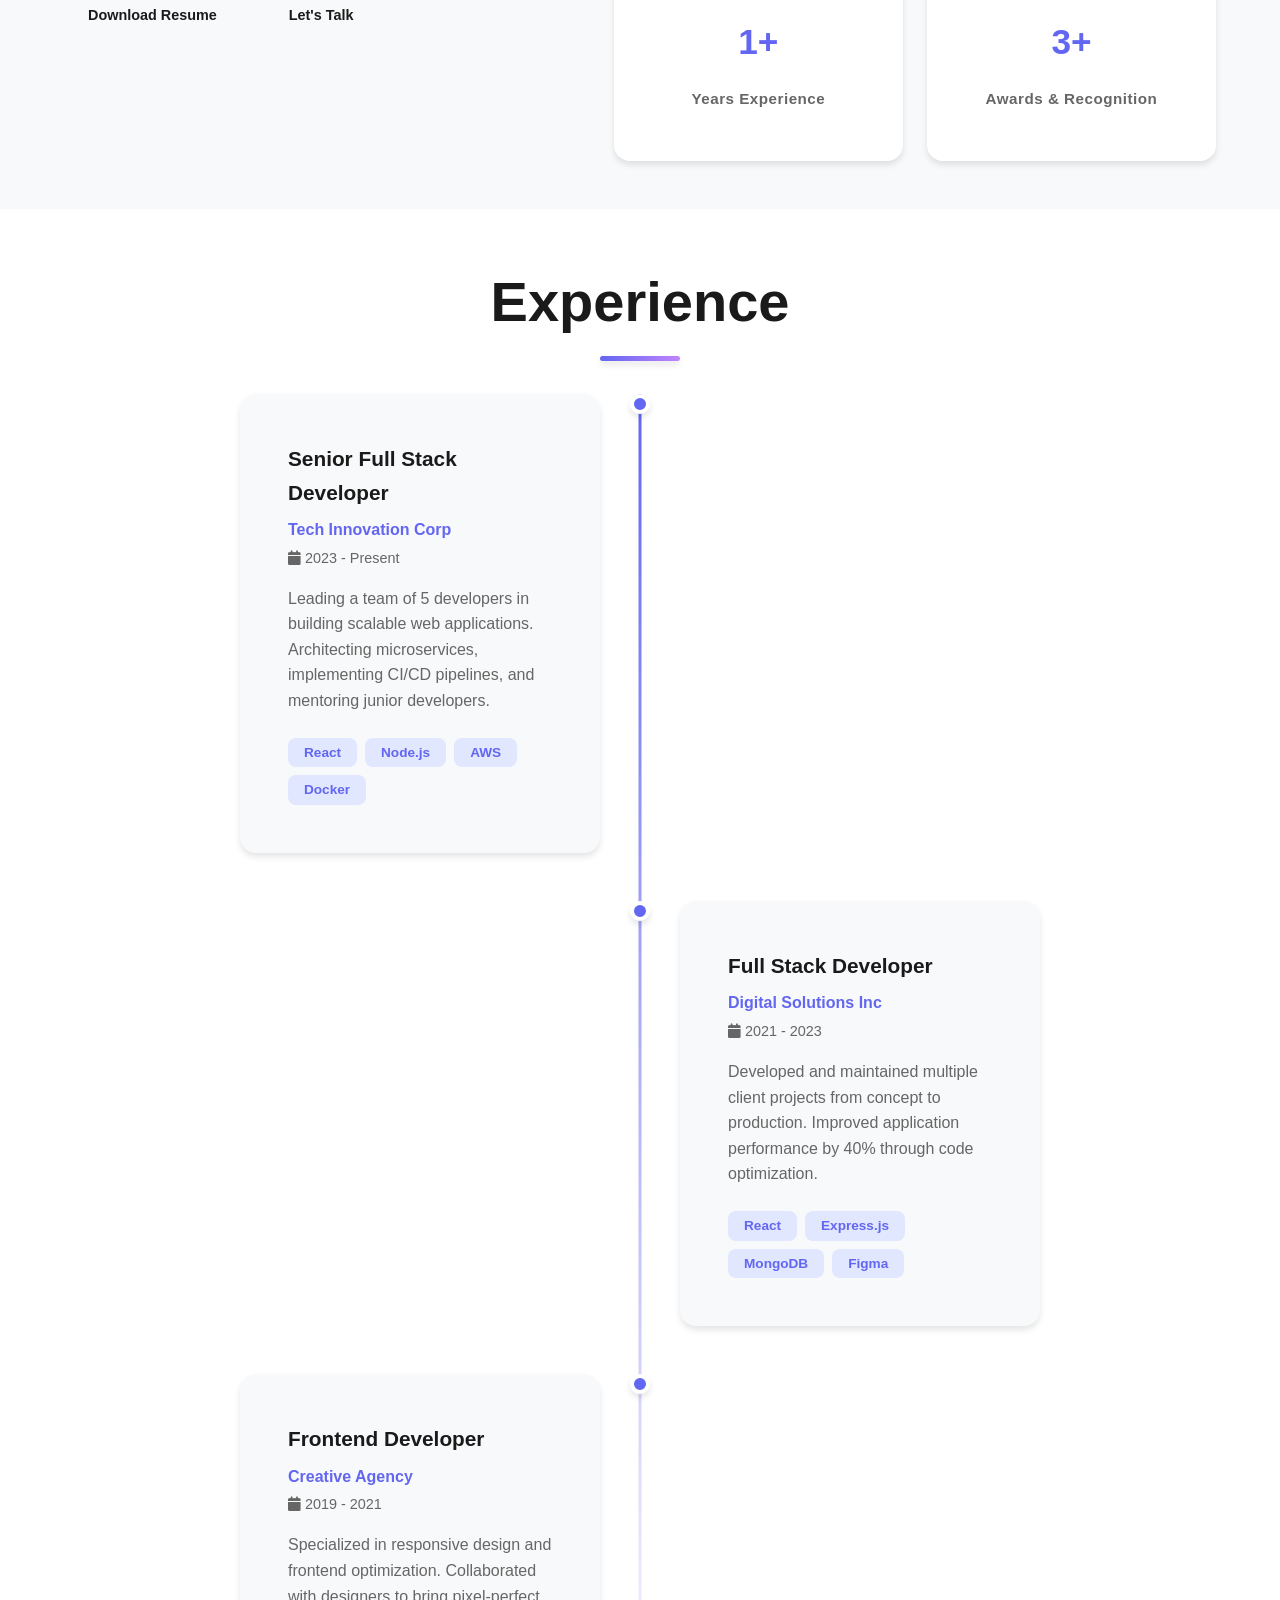
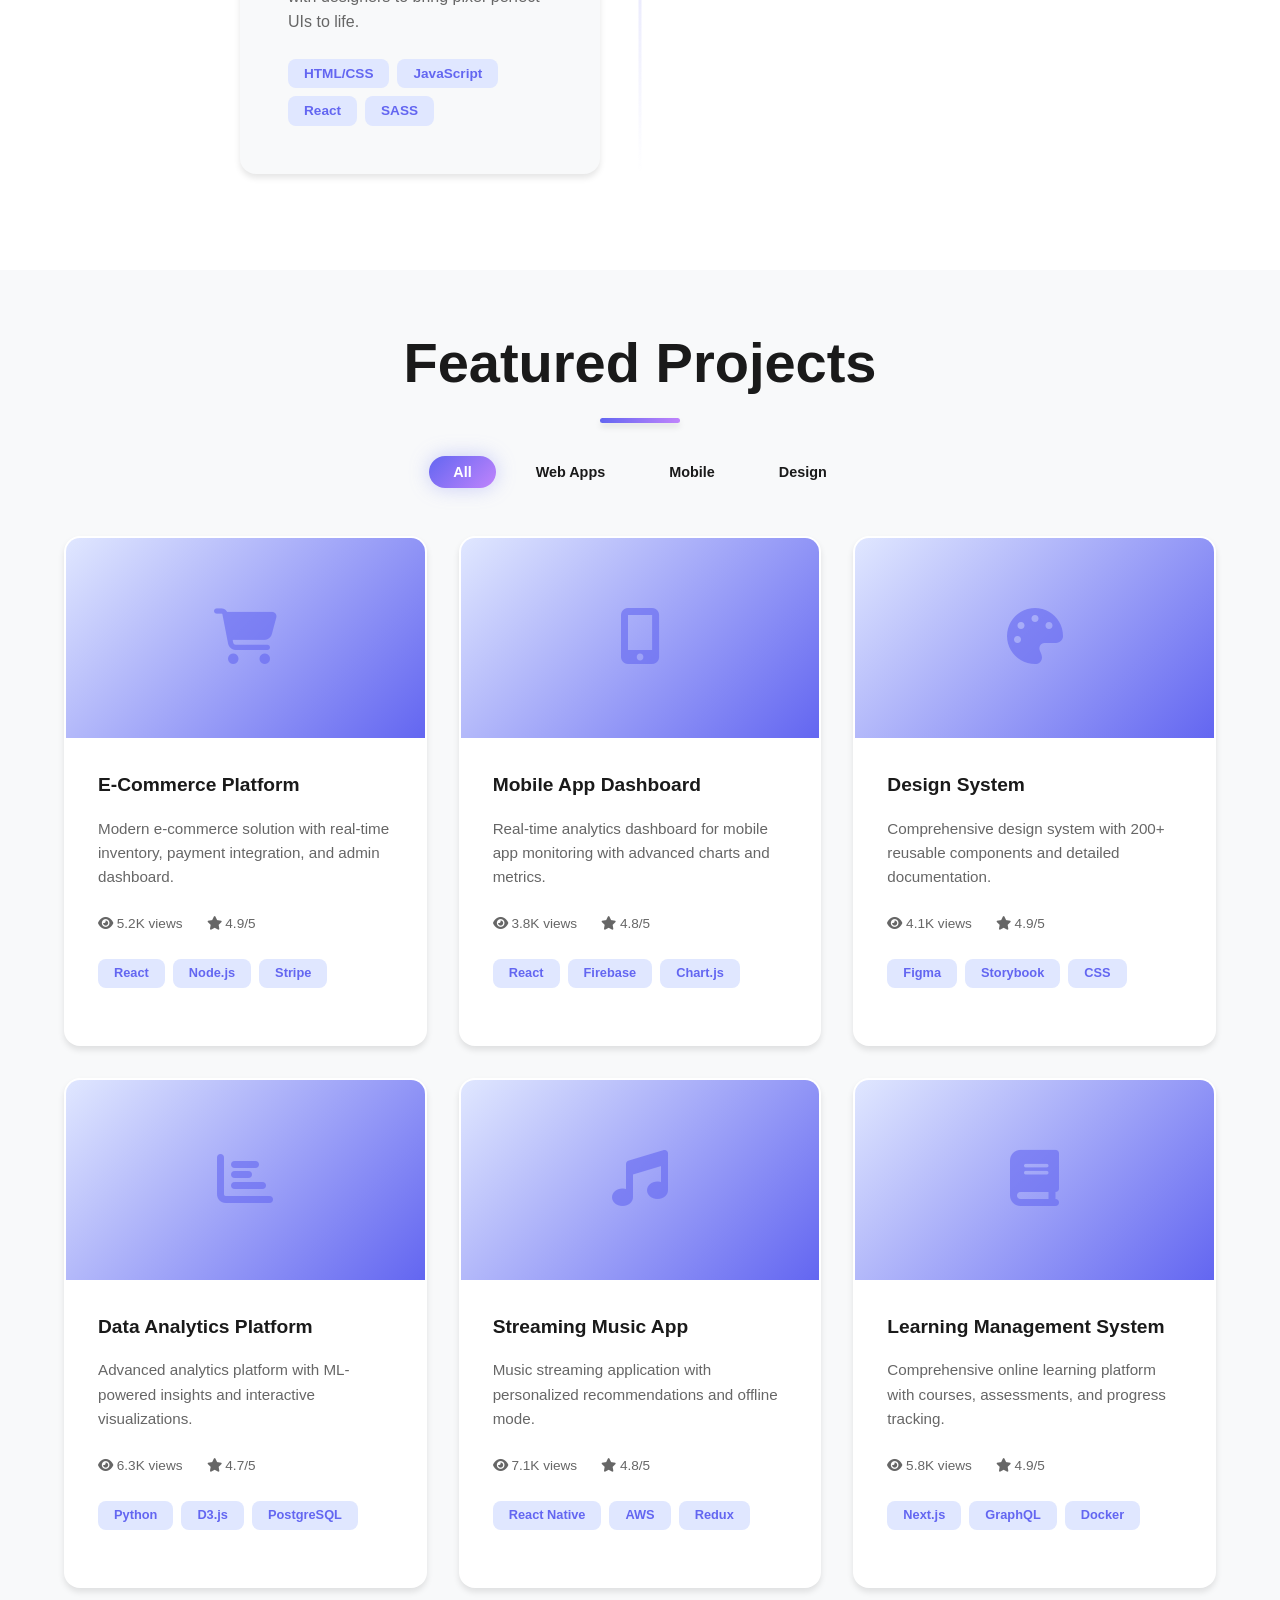
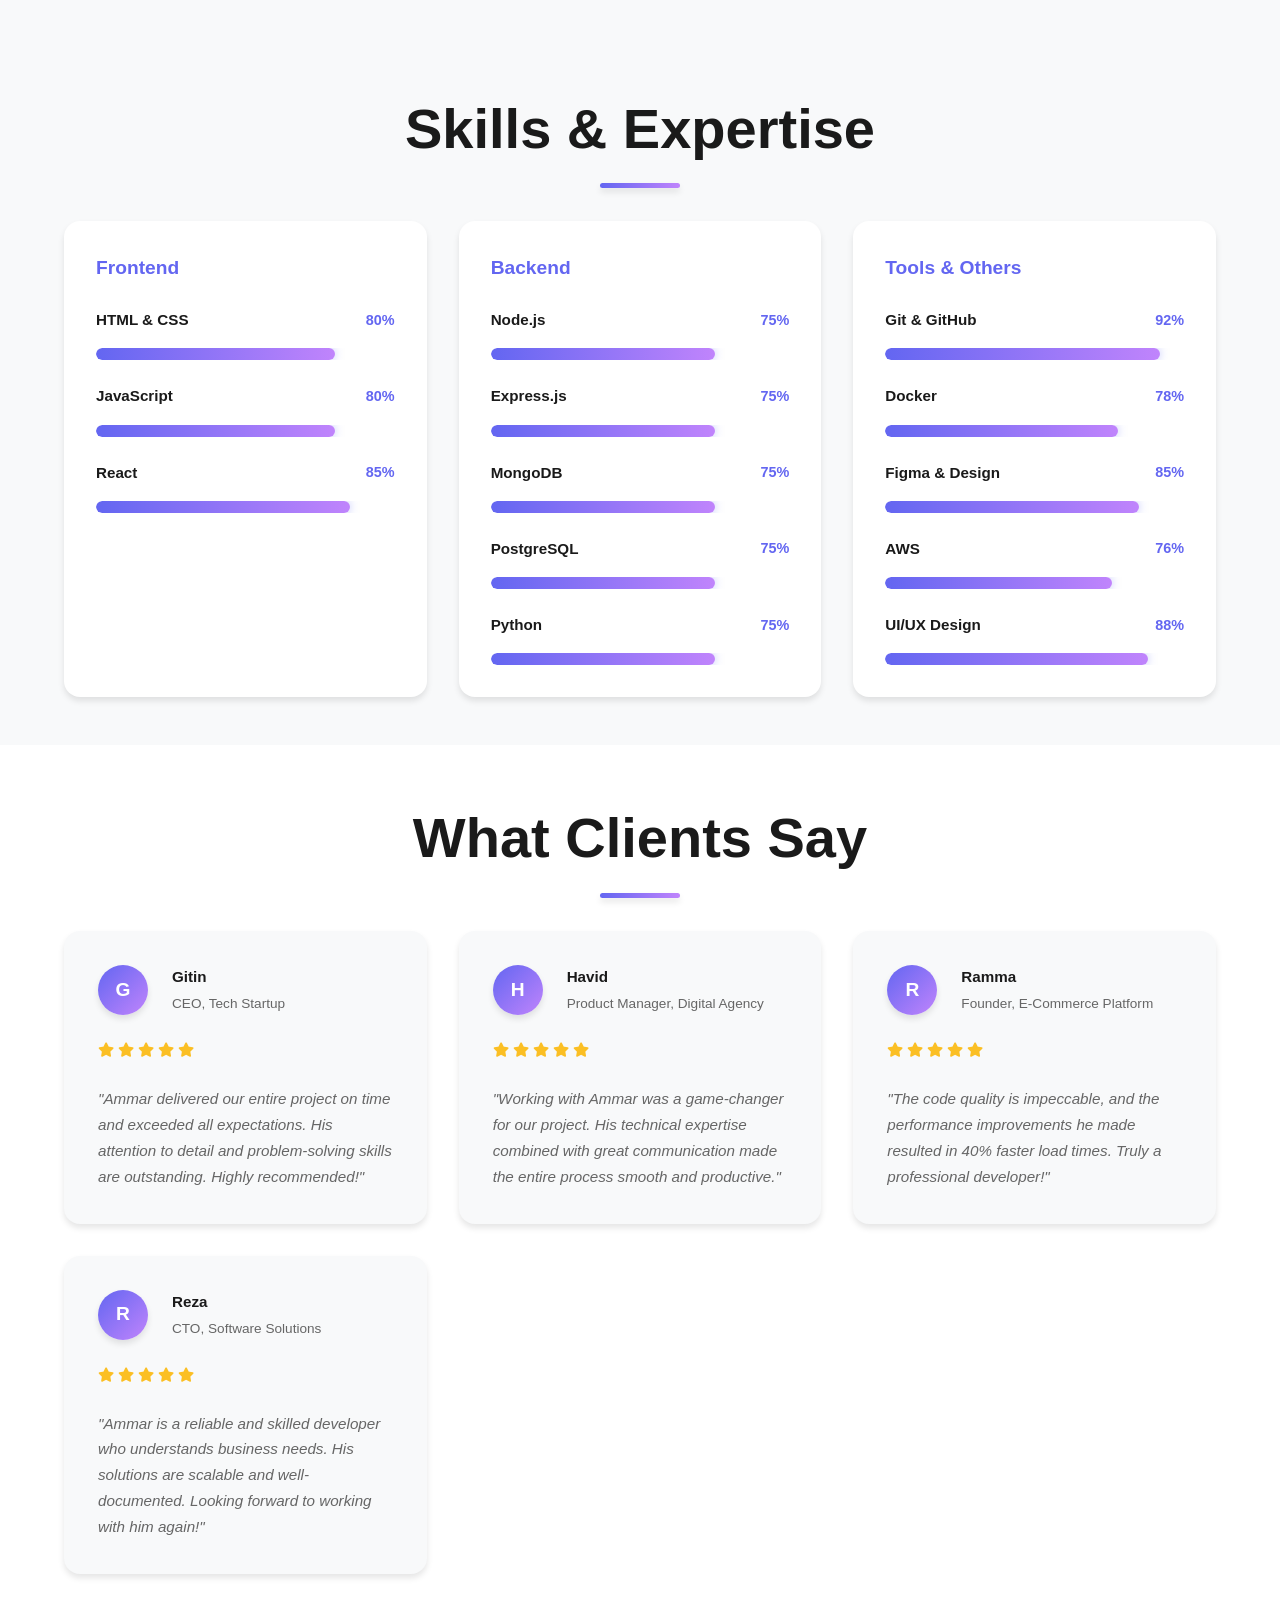
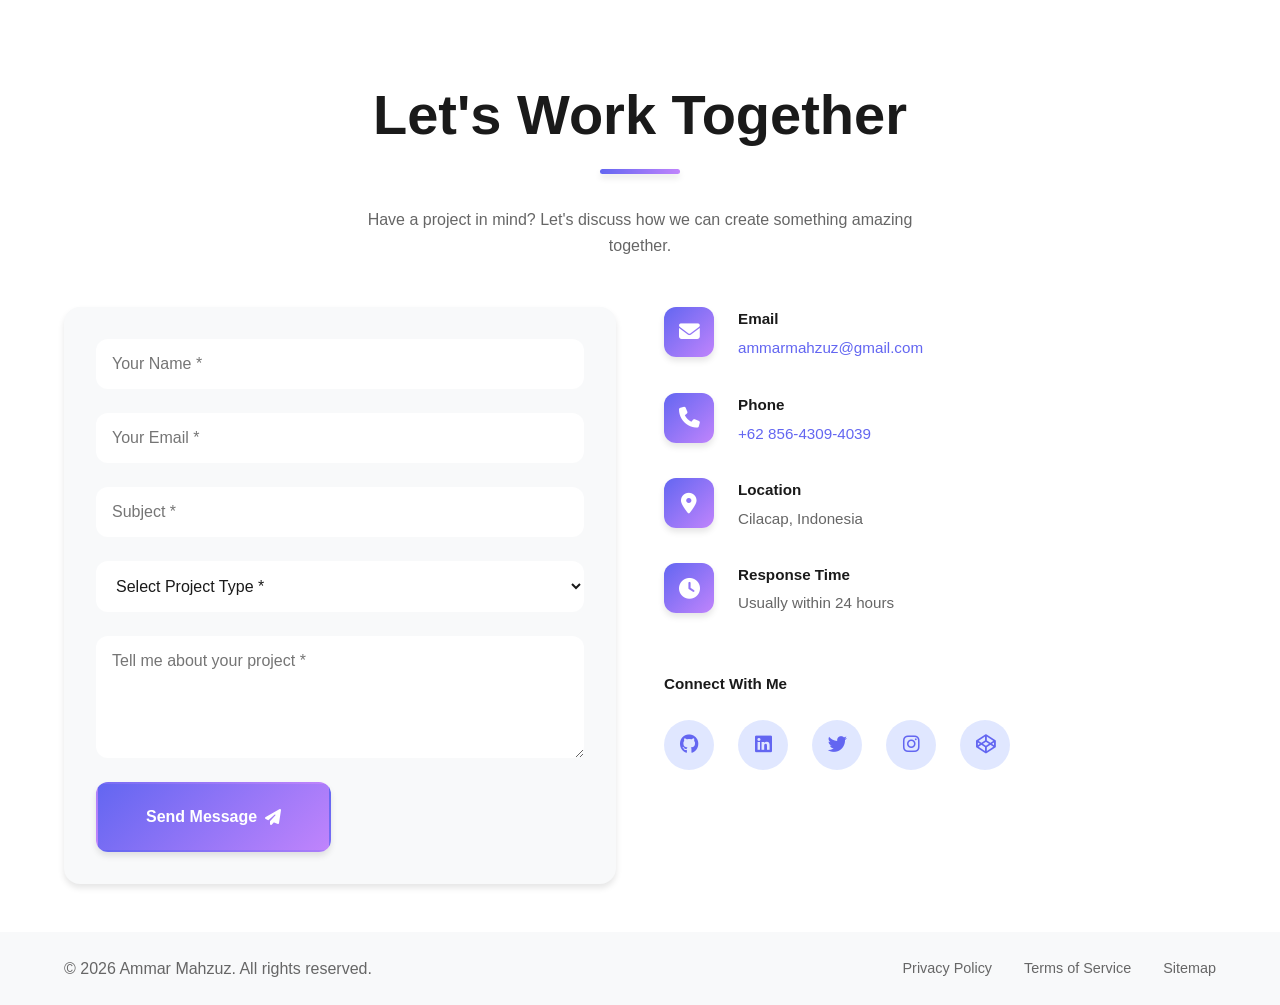
<file: index_Version6.html>
<!DOCTYPE html>
<html lang="id">
<head>
    <meta charset="UTF-8">
    <meta name="viewport" content="width=device-width, initial-scale=1.0">
    <title>Ammar Mahzuz - Full Stack Web Developer Portfolio</title>
    <link rel="stylesheet" href="styles.css">
    <!-- Font Awesome untuk Icons -->
    <link rel="stylesheet" href="https://cdnjs.cloudflare.com/ajax/libs/font-awesome/6.4.0/css/all.min.css">
    <link rel="icon" type="image/svg+xml" href="data:image/svg+xml,<svg xmlns='http://www.w3.org/2000/svg' viewBox='0 0 24 24' fill='%236366f1'><circle cx='12' cy='12' r='10'/></svg>">
    <style>
        /* Quick loading screen hide */
        .loading-screen {
            display: none !important;
        }
    </style>
</head>
<body>
    <!-- Theme Toggle -->
    <button class="theme-toggle" id="themeToggle" aria-label="Toggle dark mode" title="Toggle Dark/Light Mode">
        <svg class="sun-icon" viewBox="0 0 24 24" fill="none" stroke="currentColor" stroke-width="2">
            <circle cx="12" cy="12" r="5"></circle>
            <line x1="12" y1="1" x2="12" y2="3"></line>
            <line x1="12" y1="21" x2="12" y2="23"></line>
            <line x1="4.22" y1="4.22" x2="5.64" y2="5.64"></line>
            <line x1="18.36" y1="18.36" x2="19.78" y2="19.78"></line>
            <line x1="1" y1="12" x2="3" y2="12"></line>
            <line x1="21" y1="12" x2="23" y2="12"></line>
            <line x1="4.22" y1="19.78" x2="5.64" y2="18.36"></line>
            <line x1="18.36" y1="5.64" x2="19.78" y2="4.22"></line>
        </svg>
        <svg class="moon-icon" viewBox="0 0 24 24" fill="none" stroke="currentColor" stroke-width="2">
            <path d="M21 12.79A9 9 0 1 1 11.21 3 7 7 0 0 0 21 12.79z"></path>
        </svg>
    </button>

    <!-- Navigation -->
    <nav class="navbar" id="navbar">
        <div class="nav-container">
            <div class="logo">
                <span class="logo-text">AM</span>
            </div>
            <ul class="nav-menu" id="navMenu">
                <li><a href="#home" class="nav-link">Home</a></li>
                <li><a href="#about" class="nav-link">About</a></li>
                <li><a href="#experience" class="nav-link">Experience</a></li>
                <li><a href="#projects" class="nav-link">Projects</a></li>
                <li><a href="#skills" class="nav-link">Skills</a></li>
                <li><a href="#testimonials" class="nav-link">Testimonials</a></li>
                <li><a href="#contact" class="nav-link">Contact</a></li>
            </ul>
            <button class="hamburger" id="hamburger">
                <span></span>
                <span></span>
                <span></span>
            </button>
        </div>
    </nav>

    <!-- Hero Section with Canvas Background -->
    <section id="home" class="hero">
        <canvas id="heroCanvas" class="hero-canvas"></canvas>
        <div class="hero-content">
            <div class="hero-badge">
                <span>Welcome to my portfolio</span>
            </div>
            <h1 class="hero-title">
                <span class="text-gradient">Ammar Mahzuz</span>
            </h1>
            <p class="hero-subtitle">Full Stack Web Developer & UI/UX Enthusiast</p>
            <p class="hero-description">
                I create beautiful, responsive, and high-performance web experiences using modern technologies. 
                Passionate about clean code and innovative design solutions.
            </p>
            <div class="hero-buttons">
                <button class="btn btn-primary" onclick="document.getElementById('projects').scrollIntoView({behavior: 'smooth'})">
                    View My Work <i class="fas fa-arrow-right"></i>
                </button>
                <button class="btn btn-secondary" onclick="document.getElementById('contact').scrollIntoView({behavior: 'smooth'})">
                    Get In Touch <i class="fas fa-paper-plane"></i>
                </button>
            </div>
            <div class="scroll-indicator">
                <span>Scroll to explore</span>
                <svg class="scroll-icon" viewBox="0 0 24 24" fill="none" stroke="currentColor">
                    <path d="M12 5v14M5 12l7 7 7-7"></path>
                </svg>
            </div>
        </div>
    </section>

    <!-- About Section -->
    <section id="about" class="about">
        <div class="container">
            <h2 class="section-title">About Me</h2>
            <div class="about-content">
                <div class="about-text">
                    <p>
                        With 1+ years of experience in web development, I've successfully delivered 10+ projects 
                        for clients ranging from startups to established corporations. My expertise spans across 
                        frontend and backend development, with a strong focus on creating user-centric solutions.
                    </p>
                    <p>
                        I'm passionate about staying updated with the latest technologies and best practices. 
                        When I'm not coding, you can find me contributing to open-source projects, writing technical blogs, 
                        or mentoring junior developers in the community.
                    </p>
                    <div class="about-cta">
                        <a href="#" class="btn btn-secondary btn-small">Download Resume</a>
                        <a href="#contact" class="btn btn-secondary btn-small">Let's Talk</a>
                    </div>
                </div>
                <div class="about-stats">
                    <div class="stat-card stat-animated">
                        <div class="stat-icon">
                            <i class="fas fa-laptop-code"></i>
                        </div>
                        <h3>10+</h3>
                        <p>Projects Completed</p>
                    </div>
                    <div class="stat-card stat-animated">
                        <div class="stat-icon">
                            <i class="fas fa-users"></i>
                        </div>
                        <h3>8+</h3>
                        <p>Happy Clients</p>
                    </div>
                    <div class="stat-card stat-animated">
                        <div class="stat-icon">
                            <i class="fas fa-star"></i>
                        </div>
                        <h3>1+</h3>
                        <p>Years Experience</p>
                    </div>
                    <div class="stat-card stat-animated">
                        <div class="stat-icon">
                            <i class="fas fa-award"></i>
                        </div>
                        <h3>3+</h3>
                        <p>Awards & Recognition</p>
                    </div>
                </div>
            </div>
        </div>
    </section>

    <!-- Experience Section -->
    <section id="experience" class="experience">
        <div class="container">
            <h2 class="section-title">Experience</h2>
            <div class="experience-timeline">
                <div class="timeline-item">
                    <div class="timeline-dot"></div>
                    <div class="timeline-content">
                        <h3>Senior Full Stack Developer</h3>
                        <p class="company">Tech Innovation Corp</p>
                        <p class="duration"><i class="fas fa-calendar"></i> 2023 - Present</p>
                        <p class="description">
                            Leading a team of 5 developers in building scalable web applications. 
                            Architecting microservices, implementing CI/CD pipelines, and mentoring junior developers.
                        </p>
                        <div class="tech-stack">
                            <span>React</span>
                            <span>Node.js</span>
                            <span>AWS</span>
                            <span>Docker</span>
                        </div>
                    </div>
                </div>
                <div class="timeline-item">
                    <div class="timeline-dot"></div>
                    <div class="timeline-content">
                        <h3>Full Stack Developer</h3>
                        <p class="company">Digital Solutions Inc</p>
                        <p class="duration"><i class="fas fa-calendar"></i> 2021 - 2023</p>
                        <p class="description">
                            Developed and maintained multiple client projects from concept to production. 
                            Improved application performance by 40% through code optimization.
                        </p>
                        <div class="tech-stack">
                            <span>React</span>
                            <span>Express.js</span>
                            <span>MongoDB</span>
                            <span>Figma</span>
                        </div>
                    </div>
                </div>
                <div class="timeline-item">
                    <div class="timeline-dot"></div>
                    <div class="timeline-content">
                        <h3>Frontend Developer</h3>
                        <p class="company">Creative Agency</p>
                        <p class="duration"><i class="fas fa-calendar"></i> 2019 - 2021</p>
                        <p class="description">
                            Specialized in responsive design and frontend optimization. 
                            Collaborated with designers to bring pixel-perfect UIs to life.
                        </p>
                        <div class="tech-stack">
                            <span>HTML/CSS</span>
                            <span>JavaScript</span>
                            <span>React</span>
                            <span>SASS</span>
                        </div>
                    </div>
                </div>
            </div>
        </div>
    </section>

    <!-- Projects Section -->
    <section id="projects" class="projects">
        <div class="container">
            <h2 class="section-title">Featured Projects</h2>
            <div class="projects-filter">
                <button class="filter-btn active" data-filter="all">All</button>
                <button class="filter-btn" data-filter="web">Web Apps</button>
                <button class="filter-btn" data-filter="mobile">Mobile</button>
                <button class="filter-btn" data-filter="design">Design</button>
            </div>
            <div class="projects-grid" id="projectsGrid">
                <!-- Project Card 1 -->
                <div class="project-card" data-category="web">
                    <div class="project-image">
                        <div class="image-placeholder">
                            <i class="fas fa-shopping-cart"></i>
                        </div>
                        <div class="project-overlay">
                            <a href="#" class="project-view-btn">View Project</a>
                        </div>
                    </div>
                    <div class="project-content">
                        <h3>E-Commerce Platform</h3>
                        <p>Modern e-commerce solution with real-time inventory, payment integration, and admin dashboard.</p>
                        <div class="project-stats">
                            <span><i class="fas fa-eye"></i> 5.2K views</span>
                            <span><i class="fas fa-star"></i> 4.9/5</span>
                        </div>
                        <div class="project-tags">
                            <span class="tag">React</span>
                            <span class="tag">Node.js</span>
                            <span class="tag">Stripe</span>
                        </div>
                    </div>
                </div>

                <!-- Project Card 2 -->
                <div class="project-card" data-category="mobile">
                    <div class="project-image">
                        <div class="image-placeholder">
                            <i class="fas fa-mobile-alt"></i>
                        </div>
                        <div class="project-overlay">
                            <a href="#" class="project-view-btn">View Project</a>
                        </div>
                    </div>
                    <div class="project-content">
                        <h3>Mobile App Dashboard</h3>
                        <p>Real-time analytics dashboard for mobile app monitoring with advanced charts and metrics.</p>
                        <div class="project-stats">
                            <span><i class="fas fa-eye"></i> 3.8K views</span>
                            <span><i class="fas fa-star"></i> 4.8/5</span>
                        </div>
                        <div class="project-tags">
                            <span class="tag">React</span>
                            <span class="tag">Firebase</span>
                            <span class="tag">Chart.js</span>
                        </div>
                    </div>
                </div>

                <!-- Project Card 3 -->
                <div class="project-card" data-category="design">
                    <div class="project-image">
                        <div class="image-placeholder">
                            <i class="fas fa-palette"></i>
                        </div>
                        <div class="project-overlay">
                            <a href="#" class="project-view-btn">View Project</a>
                        </div>
                    </div>
                    <div class="project-content">
                        <h3>Design System</h3>
                        <p>Comprehensive design system with 200+ reusable components and detailed documentation.</p>
                        <div class="project-stats">
                            <span><i class="fas fa-eye"></i> 4.1K views</span>
                            <span><i class="fas fa-star"></i> 4.9/5</span>
                        </div>
                        <div class="project-tags">
                            <span class="tag">Figma</span>
                            <span class="tag">Storybook</span>
                            <span class="tag">CSS</span>
                        </div>
                    </div>
                </div>

                <!-- Project Card 4 -->
                <div class="project-card" data-category="web">
                    <div class="project-image">
                        <div class="image-placeholder">
                            <i class="fas fa-chart-bar"></i>
                        </div>
                        <div class="project-overlay">
                            <a href="#" class="project-view-btn">View Project</a>
                        </div>
                    </div>
                    <div class="project-content">
                        <h3>Data Analytics Platform</h3>
                        <p>Advanced analytics platform with ML-powered insights and interactive visualizations.</p>
                        <div class="project-stats">
                            <span><i class="fas fa-eye"></i> 6.3K views</span>
                            <span><i class="fas fa-star"></i> 4.7/5</span>
                        </div>
                        <div class="project-tags">
                            <span class="tag">Python</span>
                            <span class="tag">D3.js</span>
                            <span class="tag">PostgreSQL</span>
                        </div>
                    </div>
                </div>

                <!-- Project Card 5 -->
                <div class="project-card" data-category="mobile">
                    <div class="project-image">
                        <div class="image-placeholder">
                            <i class="fas fa-music"></i>
                        </div>
                        <div class="project-overlay">
                            <a href="#" class="project-view-btn">View Project</a>
                        </div>
                    </div>
                    <div class="project-content">
                        <h3>Streaming Music App</h3>
                        <p>Music streaming application with personalized recommendations and offline mode.</p>
                        <div class="project-stats">
                            <span><i class="fas fa-eye"></i> 7.1K views</span>
                            <span><i class="fas fa-star"></i> 4.8/5</span>
                        </div>
                        <div class="project-tags">
                            <span class="tag">React Native</span>
                            <span class="tag">AWS</span>
                            <span class="tag">Redux</span>
                        </div>
                    </div>
                </div>

                <!-- Project Card 6 -->
                <div class="project-card" data-category="design">
                    <div class="project-image">
                        <div class="image-placeholder">
                            <i class="fas fa-book"></i>
                        </div>
                        <div class="project-overlay">
                            <a href="#" class="project-view-btn">View Project</a>
                        </div>
                    </div>
                    <div class="project-content">
                        <h3>Learning Management System</h3>
                        <p>Comprehensive online learning platform with courses, assessments, and progress tracking.</p>
                        <div class="project-stats">
                            <span><i class="fas fa-eye"></i> 5.8K views</span>
                            <span><i class="fas fa-star"></i> 4.9/5</span>
                        </div>
                        <div class="project-tags">
                            <span class="tag">Next.js</span>
                            <span class="tag">GraphQL</span>
                            <span class="tag">Docker</span>
                        </div>
                    </div>
                </div>
            </div>
        </div>
    </section>

    <!-- Skills Section -->
    <section id="skills" class="skills">
        <div class="container">
            <h2 class="section-title">Skills & Expertise</h2>
            <div class="skills-container">
                <div class="skills-column">
                    <h3 class="skill-category-title">Frontend</h3>
                    <div class="skill-list">
                        <div class="skill-item">
                            <div class="skill-header">
                                <span class="skill-name">HTML & CSS</span>
                                <span class="skill-percent">80%</span>
                            </div>
                            <div class="skill-bar">
                                <div class="skill-progress" style="width: 80%;"></div>
                            </div>
                        </div>
                        <div class="skill-item">
                            <div class="skill-header">
                                <span class="skill-name">JavaScript</span>
                                <span class="skill-percent">80%</span>
                            </div>
                            <div class="skill-bar">
                                <div class="skill-progress" style="width: 80%;"></div>
                            </div>
                        </div>
                        <div class="skill-item">
                            <div class="skill-header">
                                <span class="skill-name">React</span>
                                <span class="skill-percent">85%</span>
                            </div>
                            <div class="skill-bar">
                                <div class="skill-progress" style="width: 85%;"></div>
                            </div>
                        </div>
                    </div>
                </div>

                <div class="skills-column">
                    <h3 class="skill-category-title">Backend</h3>
                    <div class="skill-list">
                        <div class="skill-item">
                            <div class="skill-header">
                                <span class="skill-name">Node.js</span>
                                <span class="skill-percent">75%</span>
                            </div>
                            <div class="skill-bar">
                                <div class="skill-progress" style="width: 75%;"></div>
                            </div>
                        </div>
                        <div class="skill-item">
                            <div class="skill-header">
                                <span class="skill-name">Express.js</span>
                                <span class="skill-percent">75%</span>
                            </div>
                            <div class="skill-bar">
                                <div class="skill-progress" style="width: 75%;"></div>
                            </div>
                        </div>
                        <div class="skill-item">
                            <div class="skill-header">
                                <span class="skill-name">MongoDB</span>
                                <span class="skill-percent">75%</span>
                            </div>
                            <div class="skill-bar">
                                <div class="skill-progress" style="width: 75%;"></div>
                            </div>
                        </div>
                        <div class="skill-item">
                            <div class="skill-header">
                                <span class="skill-name">PostgreSQL</span>
                                <span class="skill-percent">75%</span>
                            </div>
                            <div class="skill-bar">
                                <div class="skill-progress" style="width: 75%;"></div>
                            </div>
                        </div>
                        <div class="skill-item">
                            <div class="skill-header">
                                <span class="skill-name">Python</span>
                                <span class="skill-percent">75%</span>
                            </div>
                            <div class="skill-bar">
                                <div class="skill-progress" style="width: 75%;"></div>
                            </div>
                        </div>
                    </div>
                </div>

                <div class="skills-column">
                    <h3 class="skill-category-title">Tools & Others</h3>
                    <div class="skill-list">
                        <div class="skill-item">
                            <div class="skill-header">
                                <span class="skill-name">Git & GitHub</span>
                                <span class="skill-percent">92%</span>
                            </div>
                            <div class="skill-bar">
                                <div class="skill-progress" style="width: 92%;"></div>
                            </div>
                        </div>
                        <div class="skill-item">
                            <div class="skill-header">
                                <span class="skill-name">Docker</span>
                                <span class="skill-percent">78%</span>
                            </div>
                            <div class="skill-bar">
                                <div class="skill-progress" style="width: 78%;"></div>
                            </div>
                        </div>
                        <div class="skill-item">
                            <div class="skill-header">
                                <span class="skill-name">Figma & Design</span>
                                <span class="skill-percent">85%</span>
                            </div>
                            <div class="skill-bar">
                                <div class="skill-progress" style="width: 85%;"></div>
                            </div>
                        </div>
                        <div class="skill-item">
                            <div class="skill-header">
                                <span class="skill-name">AWS</span>
                                <span class="skill-percent">76%</span>
                            </div>
                            <div class="skill-bar">
                                <div class="skill-progress" style="width: 76%;"></div>
                            </div>
                        </div>
                        <div class="skill-item">
                            <div class="skill-header">
                                <span class="skill-name">UI/UX Design</span>
                                <span class="skill-percent">88%</span>
                            </div>
                            <div class="skill-bar">
                                <div class="skill-progress" style="width: 88%;"></div>
                            </div>
                        </div>
                    </div>
                </div>
            </div>
        </div>
    </section>

    <!-- Testimonials Section -->
    <section id="testimonials" class="testimonials">
        <div class="container">
            <h2 class="section-title">What Clients Say</h2>
            <div class="testimonials-grid">
                <div class="testimonial-card">
                    <div class="testimonial-header">
                        <div class="client-avatar">G</div>
                        <div class="client-info">
                            <h4>Gitin</h4>
                            <p>CEO, Tech Startup</p>
                        </div>
                    </div>
                    <div class="star-rating">
                        <i class="fas fa-star"></i>
                        <i class="fas fa-star"></i>
                        <i class="fas fa-star"></i>
                        <i class="fas fa-star"></i>
                        <i class="fas fa-star"></i>
                    </div>
                    <p class="testimonial-text">
                        "Ammar delivered our entire project on time and exceeded all expectations. 
                        His attention to detail and problem-solving skills are outstanding. Highly recommended!"
                    </p>
                </div>

                <div class="testimonial-card">
                    <div class="testimonial-header">
                        <div class="client-avatar">H</div>
                        <div class="client-info">
                            <h4>Havid</h4>
                            <p>Product Manager, Digital Agency</p>
                        </div>
                    </div>
                    <div class="star-rating">
                        <i class="fas fa-star"></i>
                        <i class="fas fa-star"></i>
                        <i class="fas fa-star"></i>
                        <i class="fas fa-star"></i>
                        <i class="fas fa-star"></i>
                    </div>
                    <p class="testimonial-text">
                        "Working with Ammar was a game-changer for our project. His technical expertise 
                        combined with great communication made the entire process smooth and productive."
                    </p>
                </div>

                <div class="testimonial-card">
                    <div class="testimonial-header">
                        <div class="client-avatar">R</div>
                        <div class="client-info">
                            <h4>Ramma</h4>
                            <p>Founder, E-Commerce Platform</p>
                        </div>
                    </div>
                    <div class="star-rating">
                        <i class="fas fa-star"></i>
                        <i class="fas fa-star"></i>
                        <i class="fas fa-star"></i>
                        <i class="fas fa-star"></i>
                        <i class="fas fa-star"></i>
                    </div>
                    <p class="testimonial-text">
                        "The code quality is impeccable, and the performance improvements he made 
                        resulted in 40% faster load times. Truly a professional developer!"
                    </p>
                </div>

                <div class="testimonial-card">
                    <div class="testimonial-header">
                        <div class="client-avatar">R</div>
                        <div class="client-info">
                            <h4>Reza</h4>
                            <p>CTO, Software Solutions</p>
                        </div>
                    </div>
                    <div class="star-rating">
                        <i class="fas fa-star"></i>
                        <i class="fas fa-star"></i>
                        <i class="fas fa-star"></i>
                        <i class="fas fa-star"></i>
                        <i class="fas fa-star"></i>
                    </div>
                    <p class="testimonial-text">
                        "Ammar is a reliable and skilled developer who understands business needs. 
                        His solutions are scalable and well-documented. Looking forward to working with him again!"
                    </p>
                </div>
            </div>
        </div>
    </section>

    <!-- Contact Section -->
    <section id="contact" class="contact">
        <div class="container">
            <h2 class="section-title">Let's Work Together</h2>
            <p class="contact-subtitle">Have a project in mind? Let's discuss how we can create something amazing together.</p>
            
            <div class="contact-content">
                <form class="contact-form" id="contactForm">
                    <div class="form-group">
                        <input type="text" placeholder="Your Name *" id="name" required>
                        <span class="form-error" id="nameError"></span>
                    </div>
                    <div class="form-group">
                        <input type="email" placeholder="Your Email *" id="email" required>
                        <span class="form-error" id="emailError"></span>
                    </div>
                    <div class="form-group">
                        <input type="text" placeholder="Subject *" id="subject" required>
                        <span class="form-error" id="subjectError"></span>
                    </div>
                    <div class="form-group">
                        <select id="projectType" required>
                            <option value="">Select Project Type *</option>
                            <option value="web">Web Application</option>
                            <option value="mobile">Mobile App</option>
                            <option value="design">Design System</option>
                            <option value="other">Other</option>
                        </select>
                        <span class="form-error" id="projectTypeError"></span>
                    </div>
                    <div class="form-group">
                        <textarea placeholder="Tell me about your project *" id="message" rows="5" required></textarea>
                        <span class="form-error" id="messageError"></span>
                    </div>
                    <button type="submit" class="btn btn-primary btn-large">
                        Send Message <i class="fas fa-paper-plane"></i>
                    </button>
                </form>

                <div class="contact-info">
                    <div class="contact-item">
                        <div class="contact-icon">
                            <i class="fas fa-envelope"></i>
                        </div>
                        <div>
                            <h4>Email</h4>
                            <a href="mailto:ammarmahzuz@gmail.com">ammarmahzuz@gmail.com</a>
                        </div>
                    </div>
                    <div class="contact-item">
                        <div class="contact-icon">
                            <i class="fas fa-phone"></i>
                        </div>
                        <div>
                            <h4>Phone</h4>
                            <a href="tel:+6285643094039">+62 856-4309-4039</a>
                        </div>
                    </div>
                    <div class="contact-item">
                        <div class="contact-icon">
                            <i class="fas fa-map-marker-alt"></i>
                        </div>
                        <div>
                            <h4>Location</h4>
                            <p>Cilacap, Indonesia</p>
                        </div>
                    </div>
                    <div class="contact-item">
                        <div class="contact-icon">
                            <i class="fas fa-clock"></i>
                        </div>
                        <div>
                            <h4>Response Time</h4>
                            <p>Usually within 24 hours</p>
                        </div>
                    </div>
                    <div class="social-section">
                        <h4>Connect With Me</h4>
                        <div class="social-links">
                            <a href="#" class="social-link" aria-label="GitHub" title="GitHub">
                                <i class="fab fa-github"></i>
                            </a>
                            <a href="#" class="social-link" aria-label="LinkedIn" title="LinkedIn">
                                <i class="fab fa-linkedin"></i>
                            </a>
                            <a href="#" class="social-link" aria-label="Twitter" title="Twitter">
                                <i class="fab fa-twitter"></i>
                            </a>
                            <a href="#" class="social-link" aria-label="Instagram" title="Instagram">
                                <i class="fab fa-instagram"></i>
                            </a>
                            <a href="#" class="social-link" aria-label="Codepen" title="Codepen">
                                <i class="fab fa-codepen"></i>
                            </a>
                        </div>
                    </div>
                </div>
            </div>
        </div>
    </section>

    <!-- Footer -->
    <footer class="footer">
        <div class="container">
            <div class="footer-content">
                <p>&copy; 2026 Ammar Mahzuz. All rights reserved.</p>
                <div class="footer-links">
                    <a href="#">Privacy Policy</a>
                    <a href="#">Terms of Service</a>
                    <a href="#">Sitemap</a>
                </div>
            </div>
        </div>
    </footer>

    <!-- Back to Top Button -->
    <button class="back-to-top" id="backToTop" aria-label="Back to top">
        <i class="fas fa-arrow-up"></i>
    </button>

    <script src="script.js"></script>
</body>
</html>
</file>
<file: styles.css>
/* ============================================
   ROOT & THEME VARIABLES - PREMIUM DARK MODE
   ============================================ */
:root {
    /* Light Mode - Default */
    --bg-primary: #ffffff;
    --bg-secondary: #f8f9fa;
    --bg-tertiary: #eff2f5;
    --text-primary: #1a1a1a;
    --text-secondary: #666666;
    --accent-color: #6366f1;
    --accent-light: #e0e7ff;
    
    --shadow-sm: 0 1px 2px rgba(0, 0, 0, 0.05);
    --shadow-md: 0 4px 6px rgba(0, 0, 0, 0.1);
    --shadow-lg: 0 10px 25px rgba(0, 0, 0, 0.15);
    
    --spacing-xs: 0.25rem;
    --spacing-sm: 0.5rem;
    --spacing-md: 1rem;
    --spacing-lg: 1.5rem;
    --spacing-xl: 2rem;
    --spacing-2xl: 3rem;
    --spacing-3xl: 4rem;
    
    --radius-sm: 0.375rem;
    --radius-md: 0.5rem;
    --radius-lg: 0.75rem;
    --radius-xl: 1rem;
    
    --transition-fast: 150ms cubic-bezier(0.4, 0, 0.2, 1);
    --transition-base: 250ms cubic-bezier(0.4, 0, 0.2, 1);
    --transition-slow: 350ms cubic-bezier(0.4, 0, 0.2, 1);
}

/* ============================================
   DARK MODE - CYBERPUNK NEON THEME
   ============================================ */
html.dark-mode {
    --bg-primary: #0a0e27;
    --bg-secondary: #0f1535;
    --bg-tertiary: #151b3f;
    
    --neon-cyan: #00f0ff;
    --neon-pink: #ff00de;
    --neon-purple: #9000ff;
    --neon-green: #39ff14;
    --neon-blue: #0066ff;
    --neon-orange: #ff6600;
    
    --text-primary: #e8ecf1;
    --text-secondary: #a8b5c4;
    
    --accent-color: #818cf8;
    --accent-light: #c7d2fe;
    
    --border-color: #1a2047;
    
    --shadow-sm: 0 0 20px rgba(0, 240, 255, 0.1), 0 0 40px rgba(144, 0, 255, 0.05);
    --shadow-md: 0 0 40px rgba(0, 240, 255, 0.15), 0 0 80px rgba(144, 0, 255, 0.1);
    --shadow-lg: 0 0 60px rgba(0, 240, 255, 0.2), 0 0 120px rgba(144, 0, 255, 0.15);
    --shadow-xl: 0 0 100px rgba(0, 240, 255, 0.25), 0 0 200px rgba(144, 0, 255, 0.2);
}

/* ============================================
   GLOBAL STYLES
   ============================================ */
* {
    margin: 0;
    padding: 0;
    box-sizing: border-box;
}

html {
    scroll-behavior: smooth;
    scroll-padding-top: 80px;
}

body {
    font-family: -apple-system, BlinkMacSystemFont, 'Segoe UI', 'Helvetica Neue', sans-serif;
    background-color: var(--bg-primary);
    color: var(--text-primary);
    transition: background-color var(--transition-slow), color var(--transition-slow);
    line-height: 1.6;
    overflow-x: hidden;
}

html.dark-mode body::before {
    content: '';
    position: fixed;
    top: 0;
    left: 0;
    width: 200%;
    height: 200%;
    background: 
        radial-gradient(ellipse at 20% 50%, rgba(0, 240, 255, 0.08) 0%, transparent 50%),
        radial-gradient(ellipse at 80% 80%, rgba(144, 0, 255, 0.06) 0%, transparent 50%),
        radial-gradient(ellipse at 40% 0%, rgba(255, 0, 222, 0.04) 0%, transparent 50%),
        linear-gradient(180deg, #0a0e27 0%, #0f1535 50%, #0a0e27 100%);
    pointer-events: none;
    z-index: -1;
    animation: cosmicShift 20s ease-in-out infinite;
}

@keyframes cosmicShift {
    0%, 100% {
        transform: translate(0, 0);
        opacity: 0.8;
    }
    50% {
        transform: translate(-50px, -50px);
        opacity: 1;
    }
}

html.dark-mode body::after {
    content: '';
    position: fixed;
    top: 0;
    left: 0;
    width: 100%;
    height: 100%;
    background-image: 
        radial-gradient(2px 2px at 20px 30px, #00f0ff, rgba(0, 240, 255, 0)),
        radial-gradient(2px 2px at 60px 70px, #ff00de, rgba(255, 0, 222, 0)),
        radial-gradient(1px 1px at 50px 50px, #9000ff, rgba(144, 0, 255, 0)),
        radial-gradient(1px 1px at 130px 80px, #00f0ff, rgba(0, 240, 255, 0)),
        radial-gradient(2px 2px at 90px 10px, #ff00de, rgba(255, 0, 222, 0));
    background-repeat: repeat;
    background-size: 200px 200px;
    pointer-events: none;
    animation: particleFlow 30s linear infinite;
    opacity: 0.3;
    z-index: -1;
}

@keyframes particleFlow {
    0% {
        transform: translate(0, 0);
    }
    100% {
        transform: translate(200px, 200px);
    }
}

.container {
    max-width: 1200px;
    margin: 0 auto;
    padding: 0 var(--spacing-lg);
    width: 100%;
}

/* ============================================
   LOADING SCREEN
   ============================================ */
.loading-screen {
    position: fixed;
    top: 0;
    left: 0;
    width: 100%;
    height: 100%;
    background: linear-gradient(135deg, var(--bg-primary), var(--bg-secondary));
    display: flex;
    flex-direction: column;
    align-items: center;
    justify-content: center;
    z-index: 9999;
    animation: fadeOut 0.6s ease-out 2.4s forwards;
}

html.dark-mode .loading-screen {
    background: linear-gradient(135deg, #0a0e27, #0f1535);
}

.loading-screen::before {
    content: '';
    position: absolute;
    inset: 0;
    background: radial-gradient(circle at 50% 50%, rgba(129, 140, 248, 0.15), transparent);
    pointer-events: none;
}

@keyframes fadeOut {
    to {
        opacity: 0;
        pointer-events: none;
    }
}

.loader {
    display: flex;
    gap: var(--spacing-md);
    margin-bottom: var(--spacing-xl);
    position: relative;
    z-index: 1;
}

.loader-circle {
    width: 12px;
    height: 12px;
    border-radius: 50%;
    background: linear-gradient(135deg, var(--accent-color), #c084fc);
    animation: bounce 1.4s infinite;
    box-shadow: 0 0 15px rgba(129, 140, 248, 0.5);
}

.loader-circle:nth-child(2) {
    animation-delay: 0.2s;
}

.loader-circle:nth-child(3) {
    animation-delay: 0.4s;
}

@keyframes bounce {
    0%, 100% {
        transform: translateY(0);
    }
    50% {
        transform: translateY(-20px);
    }
}

.loading-screen p {
    color: var(--text-secondary);
    font-weight: 500;
    position: relative;
    z-index: 1;
    font-size: 1.1rem;
    letter-spacing: 0.5px;
}

/* ============================================
   THEME TOGGLE - PREMIUM DARK MODE
   ============================================ */
.theme-toggle {
    position: fixed;
    top: var(--spacing-xl);
    right: var(--spacing-xl);
    width: 55px;
    height: 55px;
    border-radius: 50%;
    background: var(--bg-secondary);
    border: 2px solid var(--border-color);
    cursor: pointer;
    display: flex;
    align-items: center;
    justify-content: center;
    z-index: 1000;
    transition: all var(--transition-base);
    box-shadow: var(--shadow-md);
}

html.dark-mode .theme-toggle {
    background: rgba(15, 21, 53, 0.6);
    border: 2px solid rgba(0, 240, 255, 0.3);
    box-shadow: 
        0 0 20px rgba(0, 240, 255, 0.4),
        0 0 40px rgba(144, 0, 255, 0.2),
        inset 0 0 20px rgba(0, 240, 255, 0.1);
    backdrop-filter: blur(10px);
    -webkit-backdrop-filter: blur(10px);
}

.theme-toggle:hover {
    transform: scale(1.15) rotate(20deg);
    box-shadow: var(--shadow-lg);
}

html.dark-mode .theme-toggle:hover {
    border-color: rgba(0, 240, 255, 0.6);
    box-shadow: 
        0 0 30px rgba(0, 240, 255, 0.6),
        0 0 60px rgba(144, 0, 255, 0.4),
        inset 0 0 30px rgba(0, 240, 255, 0.2);
    animation: neonPulse 0.6s ease-out;
}

@keyframes neonPulse {
    0% {
        box-shadow: 
            0 0 10px rgba(0, 240, 255, 0.3),
            0 0 20px rgba(144, 0, 255, 0.1);
    }
    50% {
        box-shadow: 
            0 0 40px rgba(0, 240, 255, 0.8),
            0 0 80px rgba(144, 0, 255, 0.5);
    }
    100% {
        box-shadow: 
            0 0 30px rgba(0, 240, 255, 0.6),
            0 0 60px rgba(144, 0, 255, 0.4);
    }
}

.theme-toggle svg {
    width: 26px;
    height: 26px;
    color: var(--text-primary);
    transition: all var(--transition-fast);
    filter: drop-shadow(0 0 2px rgba(0, 240, 255, 0));
}

html.dark-mode .theme-toggle svg {
    filter: drop-shadow(0 0 10px rgba(0, 240, 255, 0.6));
}

.theme-toggle .sun-icon {
    position: absolute;
    opacity: 1;
    transform: rotate(0deg);
}

.theme-toggle .moon-icon {
    position: absolute;
    opacity: 0;
    transform: rotate(-180deg);
}

html.dark-mode .theme-toggle .sun-icon {
    opacity: 0;
    transform: rotate(180deg);
}

html.dark-mode .theme-toggle .moon-icon {
    opacity: 1;
    transform: rotate(0deg);
}

@media (max-width: 640px) {
    .theme-toggle {
        top: var(--spacing-lg);
        right: var(--spacing-lg);
        width: 48px;
        height: 48px;
    }

    .theme-toggle svg {
        width: 22px;
        height: 22px;
    }
}

/* ============================================
   NAVBAR - GLASSMORPHISM NEON
   ============================================ */
.navbar {
    position: sticky;
    top: 0;
    background-color: rgba(255, 255, 255, 0.8);
    border-bottom: 1px solid var(--border-color);
    z-index: 999;
    backdrop-filter: blur(10px);
    -webkit-backdrop-filter: blur(10px);
    box-shadow: var(--shadow-sm);
    transition: all var(--transition-base);
}

html.dark-mode .navbar {
    background: linear-gradient(180deg, 
                    rgba(10, 14, 39, 0.4) 0%,
                    rgba(15, 21, 53, 0.3) 100%);
    border-bottom: 1px solid rgba(0, 240, 255, 0.1);
    box-shadow: 
        0 10px 40px rgba(0, 0, 0, 0.4),
        0 0 60px rgba(0, 240, 255, 0.1),
        inset 0 1px 0 rgba(0, 240, 255, 0.2);
    backdrop-filter: blur(20px);
    -webkit-backdrop-filter: blur(20px);
}

.navbar.scrolled {
    box-shadow: var(--shadow-md);
}

html.dark-mode .navbar.scrolled {
    box-shadow: 
        0 20px 50px rgba(0, 0, 0, 0.5),
        0 0 80px rgba(0, 240, 255, 0.15),
        inset 0 1px 0 rgba(0, 240, 255, 0.3);
}

.nav-container {
    max-width: 1200px;
    margin: 0 auto;
    padding: var(--spacing-lg) var(--spacing-lg);
    display: flex;
    justify-content: space-between;
    align-items: center;
    width: 100%;
}

.logo {
    display: flex;
    align-items: center;
    font-size: var(--spacing-xl);
    font-weight: 900;
    letter-spacing: -1px;
    flex-shrink: 0;
}

.logo-text {
    width: 50px;
    height: 50px;
    background: linear-gradient(135deg, #00f0ff, #9000ff);
    color: white;
    display: flex;
    align-items: center;
    justify-content: center;
    border-radius: var(--radius-lg);
    font-size: 22px;
    font-weight: 900;
    box-shadow: var(--shadow-md);
    position: relative;
    overflow: hidden;
}

html.dark-mode .logo-text {
    background: linear-gradient(135deg, #00f0ff, #ff00de, #9000ff);
    box-shadow: 
        0 0 30px rgba(0, 240, 255, 0.6),
        0 0 60px rgba(144, 0, 255, 0.4),
        inset 0 0 20px rgba(0, 240, 255, 0.3);
}

.logo-text::before {
    content: '';
    position: absolute;
    inset: 0;
    background: linear-gradient(45deg, transparent 30%, rgba(255, 255, 255, 0.2) 50%, transparent 70%);
    animation: neonShimmer 3s infinite;
}

@keyframes neonShimmer {
    0% {
        transform: translateX(-100%);
    }
    100% {
        transform: translateX(100%);
    }
}

.nav-menu {
    display: flex;
    list-style: none;
    gap: var(--spacing-lg);
    margin: 0;
    padding: 0;
}

.nav-link {
    color: var(--text-primary);
    text-decoration: none;
    font-weight: 600;
    position: relative;
    transition: all var(--transition-fast);
    font-size: 0.95rem;
}

html.dark-mode .nav-link {
    color: var(--text-secondary);
}

.nav-link::after {
    content: '';
    position: absolute;
    bottom: -5px;
    left: 0;
    width: 0;
    height: 3px;
    background: linear-gradient(90deg, #00f0ff, #ff00de);
    transition: width var(--transition-base);
    border-radius: 2px;
}

.nav-link:hover::after,
.nav-link.active::after {
    width: 100%;
}

html.dark-mode .nav-link:hover::after,
html.dark-mode .nav-link.active::after {
    box-shadow: 0 0 15px rgba(0, 240, 255, 0.7), 0 0 30px rgba(255, 0, 222, 0.4);
}

.nav-link:hover,
.nav-link.active {
    color: var(--accent-color);
}

html.dark-mode .nav-link:hover,
html.dark-mode .nav-link.active {
    color: #00f0ff;
    text-shadow: 0 0 10px rgba(0, 240, 255, 0.5);
}

.hamburger {
    display: none;
    flex-direction: column;
    gap: 5px;
    cursor: pointer;
    z-index: 1001;
    background: none;
    border: none;
    padding: 0;
}

.hamburger span {
    width: 25px;
    height: 3px;
    background-color: var(--text-primary);
    border-radius: var(--radius-sm);
    transition: all var(--transition-base);
}

.hamburger.active span:nth-child(1) {
    transform: rotate(45deg) translate(8px, 8px);
}

.hamburger.active span:nth-child(2) {
    opacity: 0;
}

.hamburger.active span:nth-child(3) {
    transform: rotate(-45deg) translate(8px, -8px);
}

@media (max-width: 768px) {
    .hamburger {
        display: flex;
    }

    .nav-menu {
        position: absolute;
        top: 70px;
        left: 0;
        right: 0;
        width: 100%;
        flex-direction: column;
        background-color: var(--bg-primary);
        gap: 0;
        border-bottom: 1px solid var(--border-color);
        max-height: 0;
        overflow: hidden;
        transition: max-height var(--transition-base);
    }

    html.dark-mode .nav-menu {
        background-color: rgba(15, 21, 53, 0.95);
        border-bottom: 1px solid rgba(0, 240, 255, 0.1);
        box-shadow: 0 10px 30px rgba(0, 0, 0, 0.5);
    }

    .nav-menu.active {
        max-height: 400px;
    }

    .nav-menu li {
        border-bottom: 1px solid var(--border-color);
    }

    .nav-link {
        display: block;
        padding: var(--spacing-lg) var(--spacing-lg);
    }

    .nav-link::after {
        display: none;
    }
}

/* ============================================
   HERO SECTION - NEON CYBERPUNK
   ============================================ */
.hero {
    min-height: 100vh;
    display: flex;
    align-items: center;
    justify-content: center;
    padding: var(--spacing-2xl) var(--spacing-lg);
    position: relative;
    overflow: hidden;
}

.hero-canvas {
    position: absolute;
    top: 0;
    left: 0;
    width: 100%;
    height: 100%;
    opacity: 0.2;
}

html.dark-mode .hero-canvas {
    opacity: 0.4;
}

.hero-content {
    position: relative;
    z-index: 2;
    max-width: 700px;
    text-align: center;
    width: 100%;
}

.hero-badge {
    display: inline-block;
    background-color: var(--accent-light);
    color: var(--accent-color);
    padding: var(--spacing-sm) var(--spacing-lg);
    border-radius: 50px;
    font-size: 0.85rem;
    font-weight: 700;
    margin-bottom: var(--spacing-lg);
    animation: fadeInDown 0.6s ease-out;
}

html.dark-mode .hero-badge {
    background: rgba(0, 240, 255, 0.12);
    color: #00f0ff;
    border: 2px solid rgba(0, 240, 255, 0.4);
    box-shadow: 
        0 0 20px rgba(0, 240, 255, 0.3),
        inset 0 0 15px rgba(0, 240, 255, 0.1);
    font-weight: 700;
    letter-spacing: 1px;
    text-transform: uppercase;
}

@keyframes fadeInDown {
    from {
        opacity: 0;
        transform: translateY(-30px);
    }
    to {
        opacity: 1;
        transform: translateY(0);
    }
}

.hero-title {
    font-size: clamp(2rem, 8vw, 5.5rem);
    font-weight: 900;
    margin-bottom: var(--spacing-lg);
    line-height: 1.1;
    animation: fadeInUp 0.8s ease-out 0.1s both;
    word-break: break-word;
}

.text-gradient {
    background: linear-gradient(135deg, var(--accent-color), #c084fc);
    -webkit-background-clip: text;
    -webkit-text-fill-color: transparent;
    background-clip: text;
    animation: gradientShift 8s ease-in-out infinite;
}

html.dark-mode .text-gradient {
    background: linear-gradient(135deg, #00f0ff, #ff00de, #9000ff);
    -webkit-background-clip: text;
    -webkit-text-fill-color: transparent;
    background-clip: text;
    filter: drop-shadow(0 0 20px rgba(0, 240, 255, 0.4));
    animation: neonGradientShift 6s ease-in-out infinite;
}

@keyframes neonGradientShift {
    0% {
        filter: drop-shadow(0 0 20px rgba(0, 240, 255, 0.3));
    }
    50% {
        filter: drop-shadow(0 0 40px rgba(0, 240, 255, 0.6)) drop-shadow(0 0 20px rgba(255, 0, 222, 0.3));
    }
    100% {
        filter: drop-shadow(0 0 20px rgba(144, 0, 255, 0.4));
    }
}

@keyframes gradientShift {
    0%, 100% { 
        filter: hue-rotate(0deg) saturate(1) brightness(1);
    }
    50% { 
        filter: hue-rotate(15deg) saturate(1.3) brightness(1.1);
    }
}

.hero-subtitle {
    font-size: 1.3rem;
    color: var(--accent-color);
    font-weight: 700;
    margin-bottom: var(--spacing-md);
    animation: fadeInUp 0.8s ease-out 0.2s both;
}

html.dark-mode .hero-subtitle {
    color: #00f0ff;
    text-shadow: 0 0 20px rgba(0, 240, 255, 0.5);
    font-size: 1.4rem;
    letter-spacing: 1px;
}

.hero-description {
    font-size: 1rem;
    color: var(--text-secondary);
    margin-bottom: var(--spacing-2xl);
    line-height: 1.8;
    animation: fadeInUp 0.8s ease-out 0.3s both;
}

html.dark-mode .hero-description {
    color: var(--text-secondary);
}

@keyframes fadeInUp {
    from {
        opacity: 0;
        transform: translateY(30px);
    }
    to {
        opacity: 1;
        transform: translateY(0);
    }
}

.hero-buttons {
    display: flex;
    gap: var(--spacing-lg);
    justify-content: center;
    margin-bottom: var(--spacing-2xl);
    flex-wrap: wrap;
    animation: fadeInUp 0.8s ease-out 0.4s both;
}

.btn {
    padding: var(--spacing-md) var(--spacing-2xl);
    border: none;
    border-radius: var(--radius-lg);
    font-size: 1rem;
    font-weight: 600;
    cursor: pointer;
    transition: all var(--transition-base);
    text-decoration: none;
    display: inline-flex;
    align-items: center;
    justify-content: center;
    gap: var(--spacing-sm);
}

.btn-primary {
    background: linear-gradient(135deg, var(--accent-color), #c084fc);
    color: white;
    box-shadow: var(--shadow-md);
    position: relative;
    overflow: hidden;
    border: 2px solid transparent;
}

html.dark-mode .btn-primary {
    background: linear-gradient(135deg, #00f0ff, #ff00de);
    border: 2px solid rgba(0, 240, 255, 0.5);
    box-shadow: 
        0 0 20px rgba(0, 240, 255, 0.5),
        0 0 40px rgba(255, 0, 222, 0.3),
        inset 0 0 20px rgba(0, 240, 255, 0.1);
}

.btn-primary:hover {
    transform: translateY(-3px);
    box-shadow: var(--shadow-lg);
}

html.dark-mode .btn-primary:hover {
    border-color: rgba(0, 240, 255, 0.8);
    box-shadow: 
        0 0 40px rgba(0, 240, 255, 0.8),
        0 0 80px rgba(255, 0, 222, 0.5),
        0 10px 30px rgba(0, 0, 0, 0.5);
}

.btn-primary:active {
    transform: translateY(-1px);
}

.btn-secondary {
    background-color: var(--bg-secondary);
    color: var(--text-primary);
    border: 2px solid var(--border-color);
}

html.dark-mode .btn-secondary {
    background: rgba(0, 240, 255, 0.1);
    color: #00f0ff;
    border: 2px solid rgba(0, 240, 255, 0.4);
    box-shadow: 
        0 0 15px rgba(0, 240, 255, 0.2),
        inset 0 0 15px rgba(0, 240, 255, 0.05);
}

html.dark-mode .btn-secondary:hover {
    background: rgba(0, 240, 255, 0.2);
    border-color: rgba(0, 240, 255, 0.7);
    box-shadow: 
        0 0 30px rgba(0, 240, 255, 0.5),
        inset 0 0 20px rgba(0, 240, 255, 0.1);
    color: #ffffff;
}

.btn-large {
    padding: var(--spacing-lg) var(--spacing-2xl);
    font-size: 1rem;
}

.btn-small {
    padding: var(--spacing-sm) var(--spacing-lg);
    font-size: 0.9rem;
}

.scroll-indicator {
    display: flex;
    flex-direction: column;
    align-items: center;
    gap: var(--spacing-md);
    color: var(--text-secondary);
    animation: bounce 2s infinite;
}

@keyframes bounce {
    0%, 100% { transform: translateY(0); }
    50% { transform: translateY(10px); }
}

.scroll-icon {
    width: 24px;
    height: 24px;
}

/* ============================================
   ABOUT SECTION - GLASS CARDS
   ============================================ */
.about {
    padding: var(--spacing-2xl) var(--spacing-lg);
    background-color: var(--bg-secondary);
}

html.dark-mode .about {
    background: linear-gradient(180deg, rgba(10, 14, 39, 0.5), rgba(17, 21, 47, 0.8)),
                radial-gradient(ellipse at 50% 100%, rgba(129, 140, 248, 0.1), transparent 70%);
    backdrop-filter: blur(2px);
}

.section-title {
    font-size: clamp(1.8rem, 5vw, 3.5rem);
    font-weight: 900;
    margin-bottom: var(--spacing-2xl);
    text-align: center;
    position: relative;
    display: inline-block;
    width: 100%;
}

.section-title::after {
    content: '';
    position: absolute;
    bottom: -15px;
    left: 50%;
    transform: translateX(-50%);
    width: 80px;
    height: 5px;
    background: linear-gradient(90deg, var(--accent-color), #c084fc);
    border-radius: 3px;
    box-shadow: var(--shadow-md);
}

html.dark-mode .section-title::after {
    box-shadow: 0 0 20px rgba(129, 140, 248, 0.5), var(--shadow-md);
}

.about-content {
    display: grid;
    grid-template-columns: 1fr 1.2fr;
    gap: var(--spacing-2xl);
    align-items: center;
}

.about-text p {
    margin-bottom: var(--spacing-lg);
    color: var(--text-secondary);
    font-size: 1rem;
    line-height: 1.8;
}

.about-cta {
    display: flex;
    gap: var(--spacing-lg);
    margin-top: var(--spacing-xl);
    flex-wrap: wrap;
}

.about-stats {
    display: grid;
    grid-template-columns: repeat(2, 1fr);
    gap: var(--spacing-lg);
}

.stat-card {
    background-color: var(--bg-primary);
    padding: var(--spacing-2xl);
    border-radius: var(--radius-xl);
    text-align: center;
    box-shadow: var(--shadow-md);
    border: 2px solid transparent;
    position: relative;
    overflow: hidden;
}

html.dark-mode .stat-card {
    background: linear-gradient(135deg, 
                    rgba(0, 240, 255, 0.08) 0%,
                    rgba(144, 0, 255, 0.06) 100%);
    border: 2px solid rgba(0, 240, 255, 0.3);
    box-shadow: 
        0 0 40px rgba(0, 240, 255, 0.15),
        0 0 80px rgba(144, 0, 255, 0.1),
        inset 0 0 30px rgba(0, 240, 255, 0.08);
    backdrop-filter: blur(15px);
    -webkit-backdrop-filter: blur(15px);
}

.stat-card:hover {
    transform: translateY(-8px);
    border-color: var(--accent-color);
    box-shadow: var(--shadow-lg);
}

html.dark-mode .stat-card:hover {
    border-color: #00f0ff;
    box-shadow: 
        0 0 60px rgba(0, 240, 255, 0.5),
        0 0 120px rgba(144, 0, 255, 0.3),
        0 15px 40px rgba(0, 0, 0, 0.6);
    background: linear-gradient(135deg, 
                    rgba(0, 240, 255, 0.15) 0%,
                    rgba(144, 0, 255, 0.12) 100%);
}

.stat-icon {
    font-size: 2.5rem;
    color: var(--accent-color);
    margin-bottom: var(--spacing-md);
}

html.dark-mode .stat-icon {
    color: #00f0ff;
    filter: drop-shadow(0 0 15px rgba(0, 240, 255, 0.6));
    animation: iconGlow 2s ease-in-out infinite;
}

@keyframes iconGlow {
    0%, 100% {
        filter: drop-shadow(0 0 15px rgba(0, 240, 255, 0.4));
    }
    50% {
        filter: drop-shadow(0 0 30px rgba(0, 240, 255, 0.8));
    }
}

.stat-card h3 {
    font-size: 2.2rem;
    color: var(--accent-color);
    margin-bottom: var(--spacing-md);
}

html.dark-mode .stat-card h3 {
    color: #ff00de;
    text-shadow: 0 0 15px rgba(255, 0, 222, 0.5);
}

.stat-card p {
    color: var(--text-secondary);
    font-weight: 600;
    letter-spacing: 0.5px;
    font-size: 0.95rem;
}

@media (max-width: 768px) {
    .about-content {
        grid-template-columns: 1fr;
        gap: var(--spacing-xl);
    }
    
    .about-cta {
        flex-direction: column;
        gap: var(--spacing-md);
    }

    .about-stats {
        grid-template-columns: repeat(2, 1fr);
        gap: var(--spacing-md);
    }

    .stat-card {
        padding: var(--spacing-xl);
    }

    .stat-card h3 {
        font-size: 1.8rem;
    }
}

/* ============================================
   EXPERIENCE SECTION - GLASSMORPHISM
   ============================================ */
.experience {
    padding: var(--spacing-2xl) var(--spacing-lg);
}

html.dark-mode .experience {
    background: radial-gradient(ellipse at 0% 50%, rgba(129, 140, 248, 0.05), transparent 70%);
}

.experience-timeline {
    position: relative;
    max-width: 800px;
    margin: 0 auto;
}

.experience-timeline::before {
    content: '';
    position: absolute;
    left: 50%;
    transform: translateX(-50%);
    width: 3px;
    height: 100%;
    background: linear-gradient(180deg, var(--accent-color), transparent);
}

html.dark-mode .experience-timeline::before {
    background: linear-gradient(180deg, 
                    rgba(129, 140, 248, 0.5),
                    rgba(129, 140, 248, 0.2),
                    transparent);
    box-shadow: 0 0 20px rgba(129, 140, 248, 0.3);
}

.timeline-item {
    margin-bottom: var(--spacing-2xl);
    position: relative;
}

.timeline-dot {
    position: absolute;
    left: 50%;
    top: 0;
    transform: translateX(-50%);
    width: 20px;
    height: 20px;
    background-color: var(--accent-color);
    border: 4px solid var(--bg-primary);
    border-radius: 50%;
    box-shadow: var(--shadow-md);
}

html.dark-mode .timeline-dot {
    background: linear-gradient(135deg, var(--accent-color), #d4b5fd);
    border-color: var(--bg-primary);
    box-shadow: 0 0 15px rgba(129, 140, 248, 0.6), 0 0 30px rgba(129, 140, 248, 0.3);
}

.timeline-content {
    background-color: var(--bg-secondary);
    padding: var(--spacing-2xl);
    border-radius: var(--radius-xl);
    width: calc(50% - 40px);
    box-shadow: var(--shadow-md);
    transition: all var(--transition-base);
}

html.dark-mode .timeline-content {
    background: linear-gradient(135deg, 
                    rgba(26, 31, 58, 0.7), rgba(17, 21, 47, 0.5));
    border: 2px solid rgba(0, 240, 255, 0.25);
    box-shadow: 
        0 0 40px rgba(0, 240, 255, 0.1),
        0 0 80px rgba(144, 0, 255, 0.08),
        inset 0 0 30px rgba(0, 240, 255, 0.05);
    backdrop-filter: blur(15px);
    -webkit-backdrop-filter: blur(15px);
}

.timeline-item:nth-child(odd) .timeline-content {
    margin-left: 0;
    margin-right: auto;
}

.timeline-item:nth-child(even) .timeline-content {
    margin-left: auto;
    margin-right: 0;
}

.timeline-content:hover {
    box-shadow: var(--shadow-lg);
    transform: translateY(-5px);
}

html.dark-mode .timeline-content:hover {
    border-color: #00f0ff;
    box-shadow: 
        0 0 60px rgba(0, 240, 255, 0.4),
        0 0 120px rgba(144, 0, 255, 0.2),
        0 15px 40px rgba(0, 0, 0, 0.6);
}

.timeline-content h3 {
    font-size: 1.3rem;
    margin-bottom: var(--spacing-sm);
}

.timeline-content .company {
    color: var(--accent-color);
    font-weight: 700;
    margin-bottom: var(--spacing-xs);
}

html.dark-mode .timeline-content .company {
    color: #00f0ff;
    text-shadow: 0 0 10px rgba(0, 240, 255, 0.4);
}

.timeline-content .duration {
    color: var(--text-secondary);
    font-size: 0.9rem;
    margin-bottom: var(--spacing-md);
}

.timeline-content .description {
    color: var(--text-secondary);
    margin-bottom: var(--spacing-lg);
    line-height: 1.6;
}

.tech-stack {
    display: flex;
    gap: var(--spacing-sm);
    flex-wrap: wrap;
}

.tech-stack span {
    background-color: var(--accent-light);
    color: var(--accent-color);
    padding: var(--spacing-xs) var(--spacing-md);
    border-radius: var(--radius-md);
    font-size: 0.85rem;
    font-weight: 600;
}

html.dark-mode .tech-stack span {
    background: rgba(0, 240, 255, 0.15);
    color: #00f0ff;
    border: 1px solid rgba(0, 240, 255, 0.4);
    box-shadow: 0 0 10px rgba(0, 240, 255, 0.2);
}

@media (max-width: 768px) {
    .experience-timeline::before {
        left: 0;
    }

    .timeline-dot {
        left: 0;
        transform: translateX(-50%);
    }

    .timeline-content {
        width: calc(100% - 50px);
        margin-left: 50px !important;
        margin-right: 0 !important;
        padding: var(--spacing-xl);
    }

    .timeline-content h3 {
        font-size: 1.1rem;
    }

    .timeline-content .description {
        font-size: 0.95rem;
    }
}

/* ============================================
   PROJECTS SECTION - DARK MODE GLASS
   ============================================ */
.projects {
    padding: var(--spacing-2xl) var(--spacing-lg);
    background-color: var(--bg-secondary);
}

html.dark-mode .projects {
    background: linear-gradient(180deg,
                    rgba(17, 21, 47, 0.8),
                    rgba(10, 14, 39, 0.6)),
                radial-gradient(ellipse at 50% 0%, rgba(129, 140, 248, 0.08), transparent 70%);
}

.projects-filter {
    display: flex;
    justify-content: center;
    gap: var(--spacing-md);
    margin-bottom: var(--spacing-2xl);
    flex-wrap: wrap;
}

.filter-btn {
    padding: var(--spacing-sm) var(--spacing-lg);
    border: 2px solid var(--border-color);
    background-color: transparent;
    color: var(--text-primary);
    border-radius: 50px;
    cursor: pointer;
    font-weight: 600;
    transition: all var(--transition-base);
    font-size: 0.9rem;
}

html.dark-mode .filter-btn {
    border-color: rgba(0, 240, 255, 0.3);
    color: var(--text-secondary);
}

.filter-btn:hover,
.filter-btn.active {
    background: linear-gradient(135deg, var(--accent-color), #c084fc);
    color: white;
    border-color: var(--accent-color);
    box-shadow: 0 0 20px rgba(129, 140, 248, 0.4);
}

html.dark-mode .filter-btn:hover,
html.dark-mode .filter-btn.active {
    background: linear-gradient(135deg, #00f0ff, #ff00de);
    box-shadow: 0 0 30px rgba(0, 240, 255, 0.5);
}

.projects-grid {
    display: grid;
    grid-template-columns: repeat(auto-fill, minmax(300px, 1fr));
    gap: var(--spacing-xl);
}

.project-card {
    background-color: var(--bg-primary);
    border-radius: var(--radius-xl);
    overflow: hidden;
    box-shadow: var(--shadow-md);
    transition: all var(--transition-base);
    display: flex;
    flex-direction: column;
    border: 2px solid transparent;
    opacity: 0;
    animation: fadeInUp 0.6s ease-out forwards;
}

html.dark-mode .project-card {
    background: linear-gradient(135deg, 
                    rgba(15, 21, 53, 0.9) 0%,
                    rgba(10, 14, 39, 0.7) 100%);
    border: 2px solid rgba(0, 240, 255, 0.2);
    box-shadow: 
        0 0 40px rgba(0, 240, 255, 0.12),
        0 0 80px rgba(144, 0, 255, 0.08);
}

.project-card:hover {
    transform: translateY(-12px);
    box-shadow: var(--shadow-xl);
    border-color: var(--accent-color);
}

html.dark-mode .project-card:hover {
    border-color: #00f0ff;
    box-shadow: 
        0 0 60px rgba(0, 240, 255, 0.5),
        0 0 120px rgba(255, 0, 222, 0.3),
        0 20px 50px rgba(0, 0, 0, 0.7);
    background: linear-gradient(135deg, 
                    rgba(0, 240, 255, 0.15) 0%,
                    rgba(144, 0, 255, 0.1) 100%);
}

.project-image {
    width: 100%;
    height: 200px;
    background: linear-gradient(135deg, var(--accent-light), var(--accent-color));
    display: flex;
    align-items: center;
    justify-content: center;
    overflow: hidden;
    position: relative;
}

html.dark-mode .project-image {
    background: linear-gradient(135deg, 
                    rgba(0, 240, 255, 0.25),
                    rgba(144, 0, 255, 0.15));
    border-bottom: 2px solid rgba(0, 240, 255, 0.3);
}

.image-placeholder {
    font-size: 3.5rem;
    color: var(--accent-color);
    opacity: 0.6;
    transition: all var(--transition-base);
}

html.dark-mode .image-placeholder {
    color: #00f0ff;
    opacity: 0.9;
    filter: drop-shadow(0 0 15px rgba(0, 240, 255, 0.5));
}

.project-card:hover .image-placeholder {
    transform: scale(1.2);
    opacity: 1;
}

.project-overlay {
    position: absolute;
    top: 0;
    left: 0;
    width: 100%;
    height: 100%;
    background: rgba(0, 0, 0, 0.7);
    display: flex;
    align-items: center;
    justify-content: center;
    opacity: 0;
    transition: all var(--transition-base);
}

html.dark-mode .project-overlay {
    background: rgba(0, 0, 0, 0.85);
}

.project-card:hover .project-overlay {
    opacity: 1;
}

.project-view-btn {
    padding: var(--spacing-md) var(--spacing-2xl);
    background-color: white;
    color: var(--accent-color);
    text-decoration: none;
    border-radius: var(--radius-lg);
    font-weight: 600;
    transition: all var(--transition-base);
    display: inline-block;
    cursor: pointer;
    font-size: 0.95rem;
}

html.dark-mode .project-view-btn {
    background: linear-gradient(135deg, #00f0ff, #ff00de);
    color: white;
    box-shadow: 0 0 20px rgba(0, 240, 255, 0.4);
}

.project-view-btn:hover {
    transform: translateY(-2px);
    box-shadow: 0 10px 25px rgba(0, 0, 0, 0.2);
}

html.dark-mode .project-view-btn:hover {
    box-shadow: 0 0 30px rgba(0, 240, 255, 0.6), 0 10px 25px rgba(0, 0, 0, 0.3);
}

.project-content {
    padding: var(--spacing-xl);
    display: flex;
    flex-direction: column;
    flex-grow: 1;
}

.project-content h3 {
    font-size: 1.2rem;
    margin-bottom: var(--spacing-md);
    color: var(--text-primary);
}

html.dark-mode .project-content h3 {
    color: #ff00de;
    text-shadow: 0 0 10px rgba(255, 0, 222, 0.3);
}

.project-content p {
    color: var(--text-secondary);
    margin-bottom: var(--spacing-lg);
    flex-grow: 1;
    line-height: 1.6;
    font-size: 0.95rem;
}

.project-stats {
    display: flex;
    gap: var(--spacing-lg);
    margin-bottom: var(--spacing-lg);
    font-size: 0.85rem;
    color: var(--text-secondary);
    flex-wrap: wrap;
}

.project-tags {
    display: flex;
    gap: var(--spacing-sm);
    margin-bottom: var(--spacing-lg);
    flex-wrap: wrap;
}

.tag {
    background-color: var(--accent-light);
    color: var(--accent-color);
    padding: var(--spacing-xs) var(--spacing-md);
    border-radius: var(--radius-md);
    font-size: 0.8rem;
    font-weight: 600;
}

html.dark-mode .tag {
    background: rgba(0, 240, 255, 0.15);
    color: #00f0ff;
    border: 1px solid rgba(0, 240, 255, 0.4);
    box-shadow: 0 0 12px rgba(0, 240, 255, 0.2);
}

@media (max-width: 640px) {
    .projects-grid {
        grid-template-columns: 1fr;
        gap: var(--spacing-lg);
    }

    .project-image {
        height: 150px;
    }

    .image-placeholder {
        font-size: 2.5rem;
    }

    .project-content {
        padding: var(--spacing-lg);
    }

    .project-content h3 {
        font-size: 1.1rem;
    }
}

/* ============================================
   SKILLS SECTION - ANIMATED BARS
   ============================================ */
.skills {
    padding: var(--spacing-2xl) var(--spacing-lg);
    background-color: var(--bg-secondary);
}

html.dark-mode .skills {
    background: linear-gradient(180deg,
                    rgba(17, 21, 47, 0.8),
                    rgba(10, 14, 39, 0.6)),
                radial-gradient(ellipse at 100% 50%, rgba(129, 140, 248, 0.05), transparent 70%);
}

.skills-container {
    display: grid;
    grid-template-columns: repeat(auto-fit, minmax(250px, 1fr));
    gap: var(--spacing-xl);
}

.skills-column {
    background-color: var(--bg-primary);
    padding: var(--spacing-xl);
    border-radius: var(--radius-xl);
    box-shadow: var(--shadow-md);
    transition: all var(--transition-base);
}

html.dark-mode .skills-column {
    background: linear-gradient(135deg, 
                    rgba(15, 21, 53, 0.85) 0%,
                    rgba(10, 14, 39, 0.65) 100%);
    border: 2px solid rgba(0, 240, 255, 0.2);
    box-shadow: 
        0 0 40px rgba(0, 240, 255, 0.1),
        0 0 80px rgba(144, 0, 255, 0.08),
        inset 0 0 30px rgba(0, 240, 255, 0.06);
    backdrop-filter: blur(15px);
    -webkit-backdrop-filter: blur(15px);
}

.skills-column:hover {
    transform: translateY(-8px);
    box-shadow: var(--shadow-lg);
}

html.dark-mode .skills-column:hover {
    border-color: #00f0ff;
    box-shadow: 
        0 0 60px rgba(0, 240, 255, 0.35),
        0 0 120px rgba(144, 0, 255, 0.2),
        0 15px 40px rgba(0, 0, 0, 0.6);
}

.skill-category-title {
    font-size: 1.2rem;
    margin-bottom: var(--spacing-lg);
    color: var(--accent-color);
    font-weight: 800;
}

html.dark-mode .skill-category-title {
    color: #ff00de;
    text-shadow: 0 0 15px rgba(255, 0, 222, 0.4);
    letter-spacing: 1px;
}

.skill-list {
    display: flex;
    flex-direction: column;
    gap: var(--spacing-lg);
}

.skill-item {
    display: flex;
    flex-direction: column;
    gap: var(--spacing-md);
}

.skill-header {
    display: flex;
    justify-content: space-between;
    align-items: center;
}

.skill-name {
    font-weight: 600;
    color: var(--text-primary);
    font-size: 0.95rem;
}

html.dark-mode .skill-name {
    color: var(--text-secondary);
}

.skill-percent {
    font-weight: 700;
    color: var(--accent-color);
    font-size: 0.9rem;
}

html.dark-mode .skill-percent {
    color: #00f0ff;
}

.skill-bar {
    width: 100%;
    height: 12px;
    background-color: var(--border-color);
    border-radius: var(--radius-sm);
    overflow: hidden;
    position: relative;
    border: 1px solid var(--border-color);
}

html.dark-mode .skill-bar {
    background: rgba(0, 240, 255, 0.08);
    border: 1px solid rgba(0, 240, 255, 0.25);
    box-shadow: inset 0 0 15px rgba(0, 0, 0, 0.4);
}

.skill-progress {
    height: 100%;
    background: linear-gradient(90deg, var(--accent-color), #c084fc);
    border-radius: var(--radius-sm);
    animation: progressLoad 1.5s ease-out;
    box-shadow: 0 0 10px rgba(129, 140, 248, 0.5);
}

html.dark-mode .skill-progress {
    background: linear-gradient(90deg, #00f0ff, #ff00de, #9000ff);
    box-shadow: 
        0 0 15px rgba(0, 240, 255, 0.8),
        0 0 30px rgba(255, 0, 222, 0.4),
        inset 0 0 10px rgba(0, 240, 255, 0.3);
}

@keyframes progressLoad {
    from {
        width: 0;
    }
}

/* ============================================
   TESTIMONIALS SECTION
   ============================================ */
.testimonials {
    padding: var(--spacing-2xl) var(--spacing-lg);
}

html.dark-mode .testimonials {
    background: radial-gradient(ellipse at 50% 50%, rgba(129, 140, 248, 0.05), transparent 70%);
}

.testimonials-grid {
    display: grid;
    grid-template-columns: repeat(auto-fit, minmax(280px, 1fr));
    gap: var(--spacing-xl);
}

.testimonial-card {
    background-color: var(--bg-secondary);
    padding: var(--spacing-xl);
    border-radius: var(--radius-xl);
    box-shadow: var(--shadow-md);
    transition: all var(--transition-base);
    border: 2px solid transparent;
}

html.dark-mode .testimonial-card {
    background: linear-gradient(135deg, 
                    rgba(15, 21, 53, 0.8) 0%,
                    rgba(10, 14, 39, 0.6) 100%);
    border: 2px solid rgba(0, 240, 255, 0.2);
    box-shadow: 
        0 0 40px rgba(0, 240, 255, 0.1),
        0 0 80px rgba(144, 0, 255, 0.08);
    backdrop-filter: blur(15px);
    -webkit-backdrop-filter: blur(15px);
}

.testimonial-card:hover {
    transform: translateY(-8px);
    border-color: var(--accent-color);
    box-shadow: var(--shadow-lg);
}

html.dark-mode .testimonial-card:hover {
    border-color: #00f0ff;
    box-shadow: 
        0 0 50px rgba(0, 240, 255, 0.4),
        0 0 100px rgba(255, 0, 222, 0.25),
        0 15px 40px rgba(0, 0, 0, 0.6);
}

.testimonial-header {
    display: flex;
    gap: var(--spacing-lg);
    margin-bottom: var(--spacing-lg);
    align-items: center;
}

.client-avatar {
    width: 50px;
    height: 50px;
    background: linear-gradient(135deg, var(--accent-color), #c084fc);
    color: white;
    display: flex;
    align-items: center;
    justify-content: center;
    border-radius: 50%;
    font-weight: 800;
    font-size: 1.2rem;
    box-shadow: var(--shadow-md);
    flex-shrink: 0;
}

html.dark-mode .client-avatar {
    background: linear-gradient(135deg, #00f0ff, #ff00de);
    box-shadow: 
        0 0 25px rgba(0, 240, 255, 0.6),
        0 0 50px rgba(255, 0, 222, 0.3);
}

.client-info h4 {
    margin-bottom: var(--spacing-xs);
    color: var(--text-primary);
    font-size: 0.95rem;
}

html.dark-mode .client-info h4 {
    color: #00f0ff;
    text-shadow: 0 0 10px rgba(0, 240, 255, 0.3);
}

.client-info p {
    color: var(--text-secondary);
    font-size: 0.85rem;
}

.star-rating {
    color: #fbbf24;
    margin-bottom: var(--spacing-lg);
    font-size: 0.9rem;
}

.testimonial-text {
    color: var(--text-secondary);
    line-height: 1.7;
    font-style: italic;
    font-size: 0.95rem;
}

/* ============================================
   CONTACT SECTION - NEON INPUT
   ============================================ */
.contact {
    padding: var(--spacing-2xl) var(--spacing-lg);
}

html.dark-mode .contact {
    background: linear-gradient(180deg,
                    rgba(17, 21, 47, 0.6),
                    rgba(10, 14, 39, 0.8)),
                radial-gradient(ellipse at 0% 0%, rgba(129, 140, 248, 0.08), transparent 70%);
}

.contact-subtitle {
    text-align: center;
    color: var(--text-secondary);
    font-size: 1rem;
    margin-bottom: var(--spacing-2xl);
    max-width: 600px;
    margin-left: auto;
    margin-right: auto;
}

.contact-content {
    display: grid;
    grid-template-columns: 1fr 1fr;
    gap: var(--spacing-2xl);
    align-items: start;
}

.contact-form {
    background-color: var(--bg-secondary);
    padding: var(--spacing-xl);
    border-radius: var(--radius-xl);
    box-shadow: var(--shadow-md);
}

html.dark-mode .contact-form {
    background: linear-gradient(135deg, 
                    rgba(15, 21, 53, 0.9) 0%,
                    rgba(10, 14, 39, 0.7) 100%);
    border: 2px solid rgba(0, 240, 255, 0.2);
    box-shadow: 
        0 0 40px rgba(0, 240, 255, 0.12),
        0 0 80px rgba(144, 0, 255, 0.08);
    backdrop-filter: blur(15px);
    -webkit-backdrop-filter: blur(15px);
}

.form-group {
    margin-bottom: var(--spacing-lg);
    display: flex;
    flex-direction: column;
}

.form-group input,
.form-group textarea,
.form-group select {
    padding: var(--spacing-md);
    border: 2px solid var(--border-color);
    border-radius: var(--radius-lg);
    background-color: var(--bg-primary);
    color: var(--text-primary);
    font-family: inherit;
    font-size: 1rem;
    transition: all var(--transition-base);
}

html.dark-mode .form-group input,
html.dark-mode .form-group textarea,
html.dark-mode .form-group select {
    background: rgba(10, 14, 39, 0.6);
    border: 2px solid rgba(0, 240, 255, 0.25);
    color: var(--text-primary);
}

.form-group input:focus,
.form-group textarea:focus,
.form-group select:focus {
    outline: none;
    border-color: var(--accent-color);
    box-shadow: 0 0 0 3px var(--accent-light);
}

html.dark-mode .form-group input:focus,
html.dark-mode .form-group textarea:focus,
html.dark-mode .form-group select:focus {
    border-color: #00f0ff;
    box-shadow: 
        0 0 20px rgba(0, 240, 255, 0.5),
        0 0 40px rgba(144, 0, 255, 0.3),
        inset 0 0 10px rgba(0, 240, 255, 0.1);
}

.form-error {
    color: #ef4444;
    font-size: 0.85rem;
    margin-top: var(--spacing-xs);
    display: none;
}

.form-error.show {
    display: block;
}

.form-group.error input,
.form-group.error textarea,
.form-group.error select {
    border-color: #ef4444;
}

.contact-info {
    display: flex;
    flex-direction: column;
    gap: var(--spacing-xl);
}

.contact-item {
    display: flex;
    gap: var(--spacing-lg);
    align-items: flex-start;
}

.contact-icon {
    width: 50px;
    height: 50px;
    background: linear-gradient(135deg, var(--accent-color), #c084fc);
    color: white;
    display: flex;
    align-items: center;
    justify-content: center;
    border-radius: var(--radius-lg);
    font-size: 1.3rem;
    flex-shrink: 0;
    box-shadow: var(--shadow-md);
}

html.dark-mode .contact-icon {
    background: linear-gradient(135deg, #00f0ff, #ff00de);
    box-shadow: 
        0 0 25px rgba(0, 240, 255, 0.5),
        0 0 50px rgba(255, 0, 222, 0.3);
}

.contact-item h4 {
    margin-bottom: var(--spacing-xs);
    color: var(--text-primary);
    font-size: 0.95rem;
}

html.dark-mode .contact-item h4 {
    color: #00f0ff;
    text-shadow: 0 0 10px rgba(0, 240, 255, 0.4);
}

.contact-item a {
    color: var(--accent-color);
    text-decoration: none;
    transition: all var(--transition-fast);
    font-size: 0.95rem;
}

html.dark-mode .contact-item a {
    color: #ff00de;
}

html.dark-mode .contact-item a:hover {
    color: #00f0ff;
    text-shadow: 0 0 15px rgba(0, 240, 255, 0.6);
}

.contact-item p {
    color: var(--text-secondary);
    font-size: 0.95rem;
}

.social-section {
    margin-top: var(--spacing-lg);
}

.social-section h4 {
    margin-bottom: var(--spacing-lg);
    color: var(--text-primary);
    font-size: 0.95rem;
}

html.dark-mode .social-section h4 {
    color: #00f0ff;
}

.social-links {
    display: flex;
    gap: var(--spacing-lg);
    flex-wrap: wrap;
}

.social-link {
    width: 50px;
    height: 50px;
    border-radius: 50%;
    background: linear-gradient(135deg, var(--accent-light), #e0e7ff);
    color: var(--accent-color);
    display: flex;
    align-items: center;
    justify-content: center;
    text-decoration: none;
    font-size: 1.2rem;
    transition: all var(--transition-base);
    border: 2px solid transparent;
}

html.dark-mode .social-link {
    background: rgba(0, 240, 255, 0.12);
    border: 2px solid rgba(0, 240, 255, 0.3);
    color: #00f0ff;
    box-shadow: 0 0 15px rgba(0, 240, 255, 0.2);
}

.social-link:hover {
    transform: translateY(-5px) scale(1.1);
    background: linear-gradient(135deg, var(--accent-color), #c084fc);
    color: white;
    box-shadow: var(--shadow-lg);
}

html.dark-mode .social-link:hover {
    background: linear-gradient(135deg, #00f0ff, #ff00de);
    border-color: rgba(0, 240, 255, 0.8);
    box-shadow: 
        0 0 35px rgba(0, 240, 255, 0.7),
        0 0 70px rgba(255, 0, 222, 0.4),
        0 10px 30px rgba(0, 0, 0, 0.6);
    color: white;
}

@media (max-width: 768px) {
    .contact-content {
        grid-template-columns: 1fr;
        gap: var(--spacing-xl);
    }

    .contact-form {
        padding: var(--spacing-lg);
    }

    .contact-info {
        gap: var(--spacing-lg);
    }
}

/* ============================================
   FOOTER - DARK MODE
   ============================================ */
.footer {
    background-color: var(--bg-secondary);
    padding: var(--spacing-lg) var(--spacing-lg);
    text-align: center;
    color: var(--text-secondary);
    border-top: 1px solid var(--border-color);
}

html.dark-mode .footer {
    background: linear-gradient(180deg, 
                    rgba(10, 14, 39, 0.8),
                    rgba(15, 21, 53, 0.9));
    border-top: 2px solid rgba(0, 240, 255, 0.2);
    box-shadow: 
        0 -10px 40px rgba(0, 0, 0, 0.5),
        0 0 60px rgba(0, 240, 255, 0.1);
}

.footer-content {
    max-width: 1200px;
    margin: 0 auto;
    display: flex;
    justify-content: space-between;
    align-items: center;
    flex-wrap: wrap;
    gap: var(--spacing-lg);
}

.footer-links {
    display: flex;
    gap: var(--spacing-xl);
    flex-wrap: wrap;
}

.footer-links a {
    color: var(--text-secondary);
    text-decoration: none;
    transition: color var(--transition-fast);
    font-size: 0.9rem;
}

html.dark-mode .footer-links a:hover {
    color: #00f0ff;
    text-shadow: 0 0 10px rgba(0, 240, 255, 0.4);
}

/* ============================================
   BACK TO TOP BUTTON - NEON
   ============================================ */
.back-to-top {
    position: fixed;
    bottom: var(--spacing-xl);
    right: var(--spacing-xl);
    width: 50px;
    height: 50px;
    background: linear-gradient(135deg, var(--accent-color), #c084fc);
    color: white;
    border: none;
    border-radius: 50%;
    cursor: pointer;
    display: none;
    align-items: center;
    justify-content: center;
    font-size: 1.3rem;
    z-index: 900;
    box-shadow: var(--shadow-lg);
    transition: all var(--transition-base);
}

html.dark-mode .back-to-top {
    background: linear-gradient(135deg, #00f0ff, #ff00de);
    box-shadow: 
        0 0 30px rgba(0, 240, 255, 0.5),
        0 0 60px rgba(255, 0, 222, 0.3);
}

.back-to-top:hover {
    transform: translateY(-5px);
    box-shadow: var(--shadow-xl);
}

html.dark-mode .back-to-top:hover {
    box-shadow: 
        0 0 50px rgba(0, 240, 255, 0.8),
        0 0 100px rgba(255, 0, 222, 0.5),
        0 15px 40px rgba(0, 0, 0, 0.6);
}

@media (max-width: 640px) {
    .back-to-top {
        bottom: var(--spacing-lg);
        right: var(--spacing-lg);
        width: 45px;
        height: 45px;
        font-size: 1.1rem;
    }
}

/* ============================================
   RESPONSIVE DESIGN - MOBILE FIRST
   ============================================ */

@media (max-width: 1024px) {
    .projects-grid {
        grid-template-columns: repeat(auto-fill, minmax(280px, 1fr));
    }

    .skills-container {
        grid-template-columns: repeat(auto-fit, minmax(200px, 1fr));
    }
}

@media (max-width: 768px) {
    :root {
        --spacing-2xl: 2rem;
        --spacing-3xl: 2.5rem;
    }

    .container {
        padding: 0 var(--spacing-md);
    }

    .hero {
        padding: var(--spacing-xl) var(--spacing-md);
        min-height: auto;
        margin-top: var(--spacing-xl);
    }

    .about {
        padding: var(--spacing-xl) var(--spacing-md);
    }

    .experience {
        padding: var(--spacing-xl) var(--spacing-md);
    }

    .projects {
        padding: var(--spacing-xl) var(--spacing-md);
    }

    .skills {
        padding: var(--spacing-xl) var(--spacing-md);
    }

    .testimonials {
        padding: var(--spacing-xl) var(--spacing-md);
    }

    .contact {
        padding: var(--spacing-xl) var(--spacing-md);
    }

    .hero-buttons {
        flex-direction: column;
        gap: var(--spacing-md);
    }

    .btn {
        justify-content: center;
        width: 100%;
    }

    .btn-large {
        padding: var(--spacing-md) var(--spacing-lg);
    }

    .projects-grid {
        grid-template-columns: 1fr;
    }

    .skills-container {
        grid-template-columns: 1fr;
    }

    .testimonials-grid {
        grid-template-columns: 1fr;
    }
}

@media (max-width: 640px) {
    :root {
        --spacing-xl: 1.25rem;
        --spacing-lg: 1rem;
        --spacing-2xl: 1.5rem;
    }

    .container {
        padding: 0 var(--spacing-sm);
    }

    .nav-container {
        padding: var(--spacing-md) var(--spacing-sm);
    }

    .hero-title {
        font-size: 1.8rem;
    }

    .hero-subtitle {
        font-size: 1.1rem;
    }

    .hero-description {
        font-size: 0.95rem;
    }

    .section-title {
        font-size: 1.5rem;
        margin-bottom: var(--spacing-lg);
    }

    .project-card {
        min-width: 0;
    }

    .stat-card {
        padding: var(--spacing-lg);
    }

    .stat-card h3 {
        font-size: 1.8rem;
    }

    .contact-item {
        flex-direction: column;
        align-items: flex-start;
    }

    .footer-content {
        flex-direction: column;
        gap: var(--spacing-sm);
    }

    .footer-links {
        gap: var(--spacing-lg);
    }
}

/* ============================================
   REDUCE MOTION
   ============================================ */
@media (prefers-reduced-motion: reduce) {
    * {
        animation-duration: 0.01ms !important;
        animation-iteration-count: 1 !important;
        transition-duration: 0.01ms !important;
    }
}
</file>
